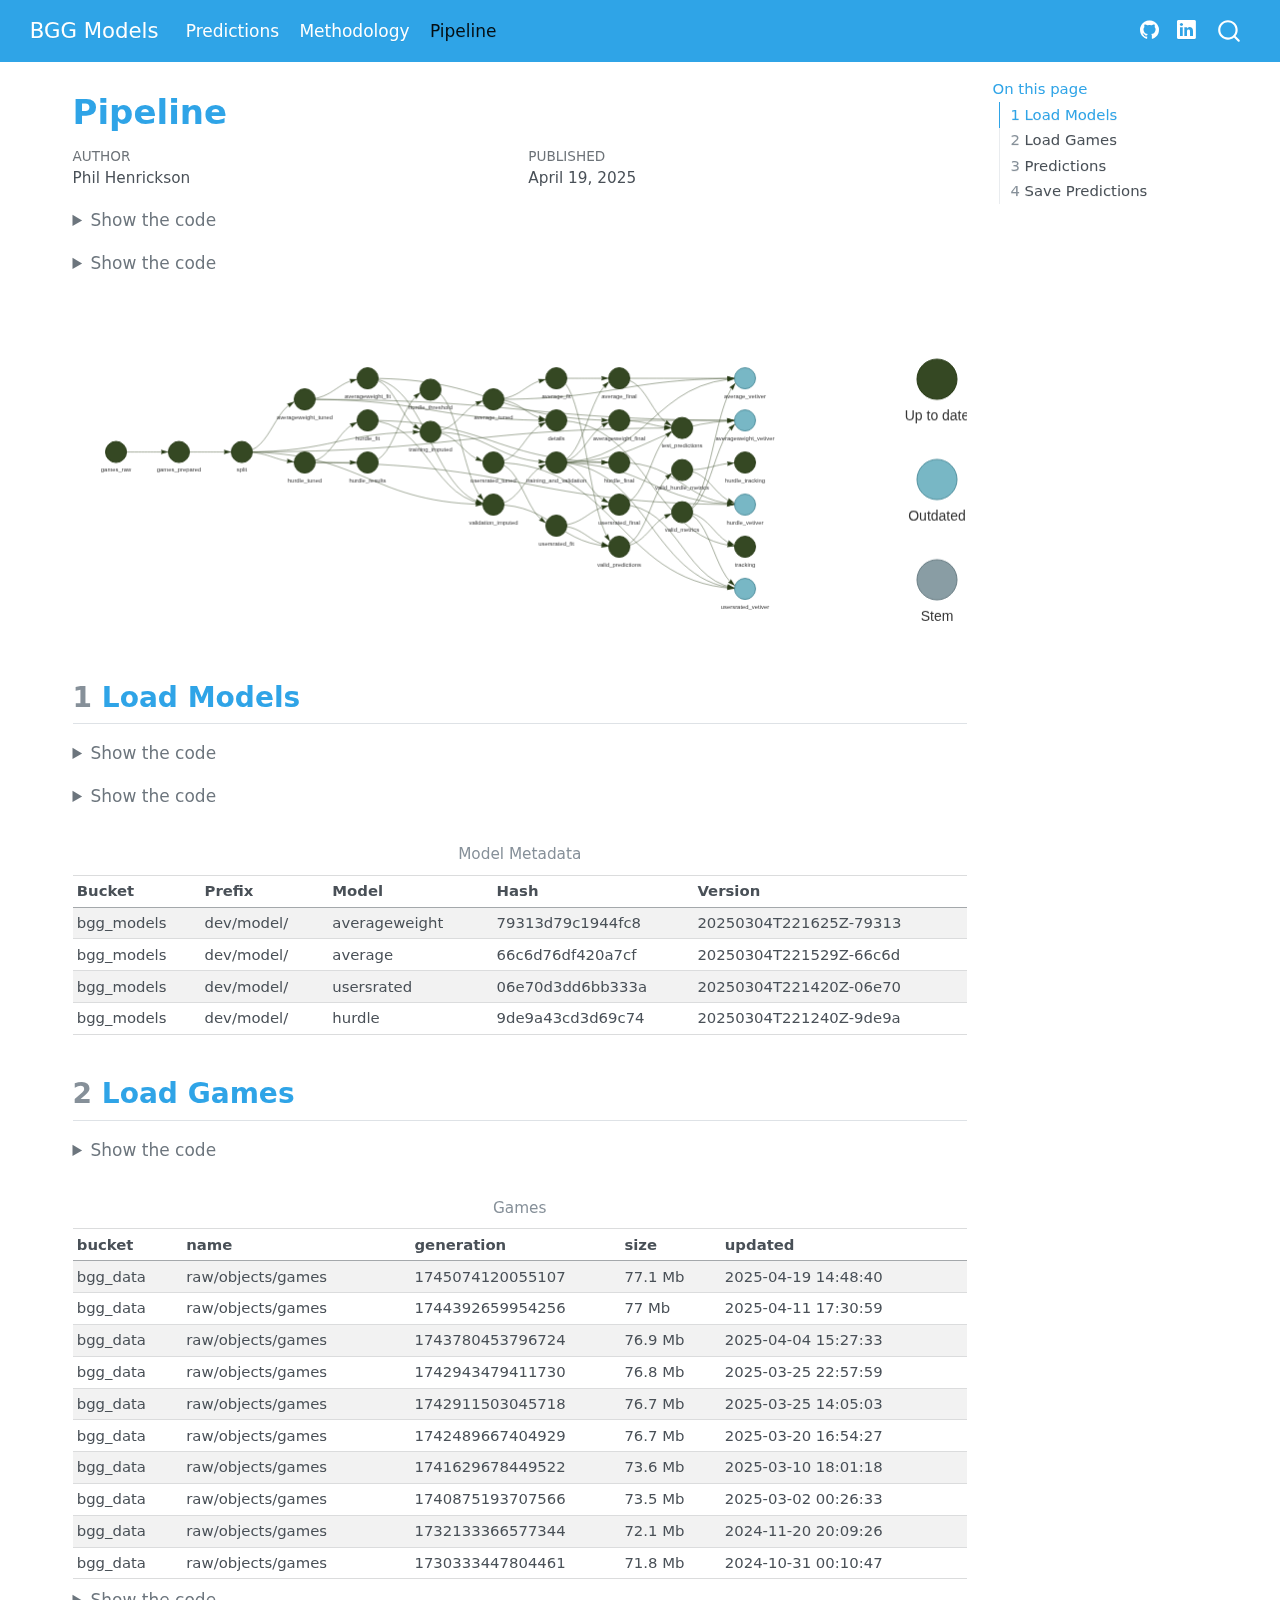
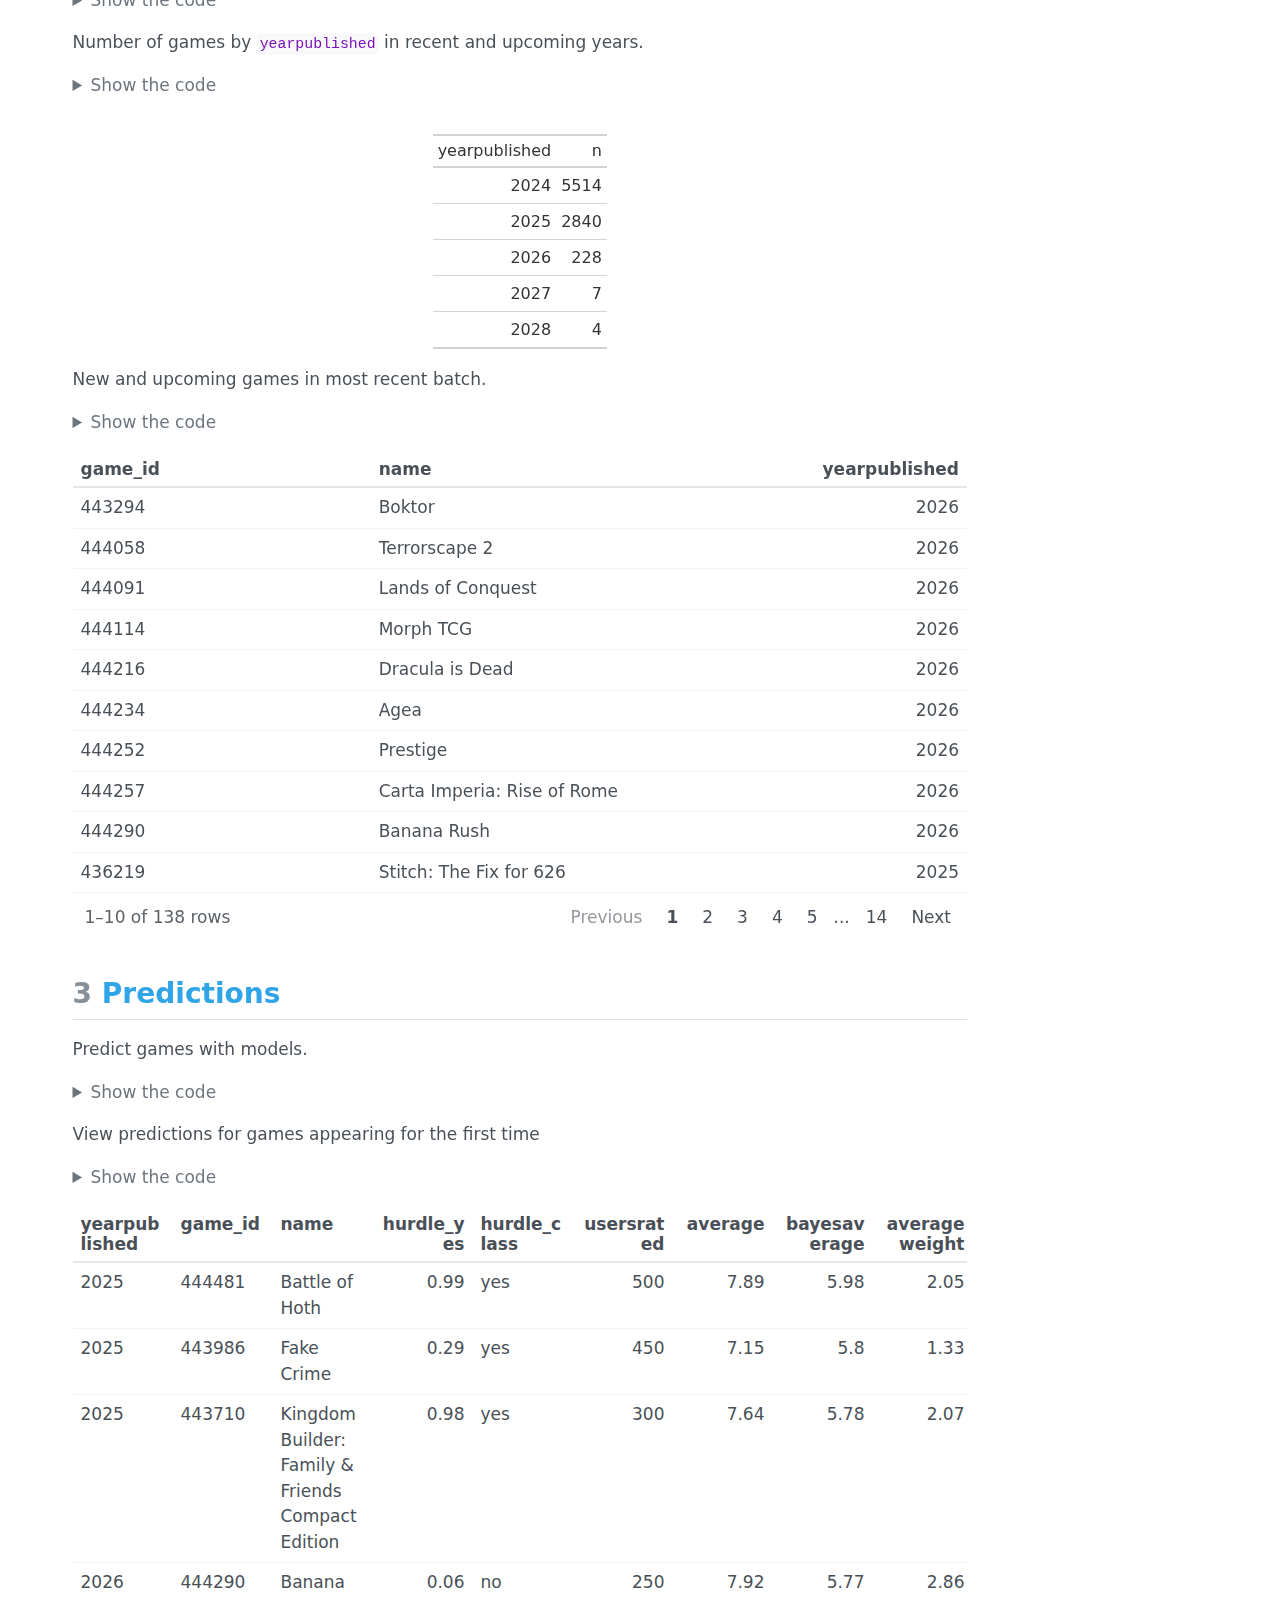
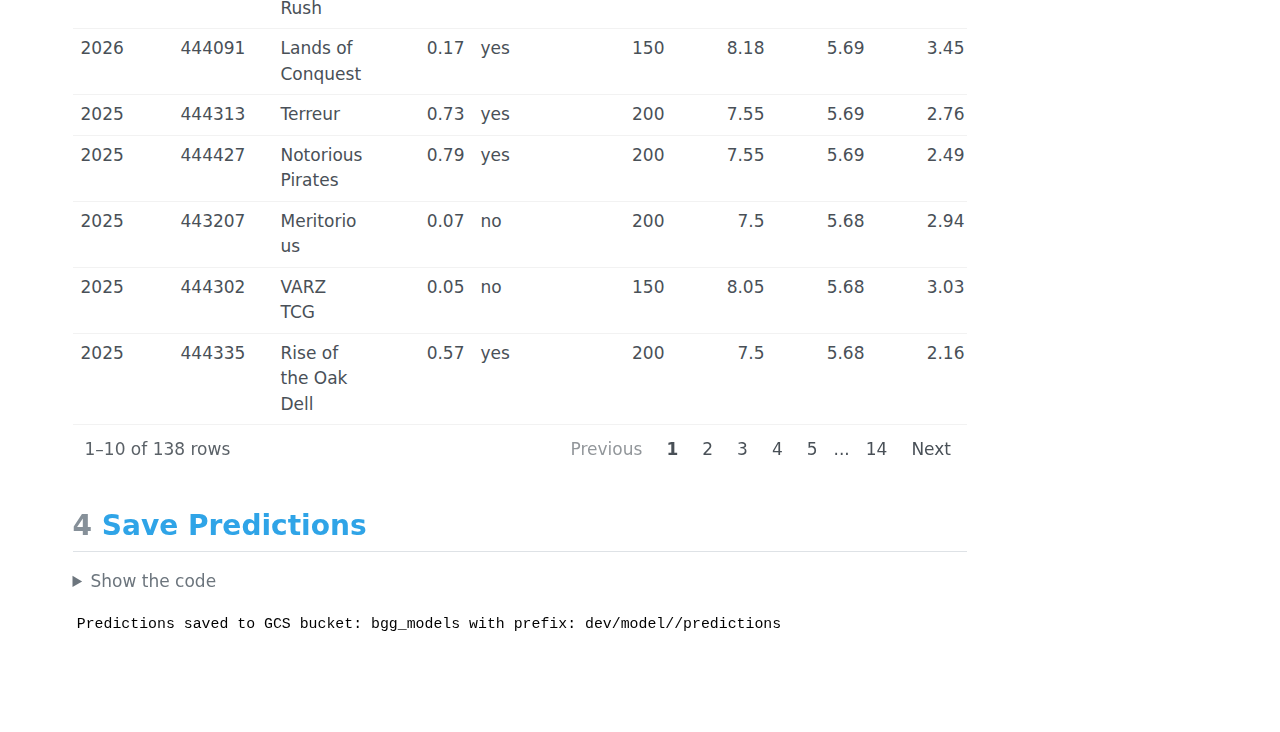
<file: predictions.html>
<!DOCTYPE html>
<html xmlns="http://www.w3.org/1999/xhtml" lang="en" xml:lang="en"><head>

<meta charset="utf-8">
<meta name="generator" content="quarto-1.6.43">

<meta name="viewport" content="width=device-width, initial-scale=1.0, user-scalable=yes">

<meta name="author" content="Phil Henrickson">
<meta name="dcterms.date" content="2025-04-19">

<title>Pipeline – BGG Models</title>
<style>
code{white-space: pre-wrap;}
span.smallcaps{font-variant: small-caps;}
div.columns{display: flex; gap: min(4vw, 1.5em);}
div.column{flex: auto; overflow-x: auto;}
div.hanging-indent{margin-left: 1.5em; text-indent: -1.5em;}
ul.task-list{list-style: none;}
ul.task-list li input[type="checkbox"] {
  width: 0.8em;
  margin: 0 0.8em 0.2em -1em; /* quarto-specific, see https://github.com/quarto-dev/quarto-cli/issues/4556 */ 
  vertical-align: middle;
}
/* CSS for syntax highlighting */
pre > code.sourceCode { white-space: pre; position: relative; }
pre > code.sourceCode > span { line-height: 1.25; }
pre > code.sourceCode > span:empty { height: 1.2em; }
.sourceCode { overflow: visible; }
code.sourceCode > span { color: inherit; text-decoration: inherit; }
div.sourceCode { margin: 1em 0; }
pre.sourceCode { margin: 0; }
@media screen {
div.sourceCode { overflow: auto; }
}
@media print {
pre > code.sourceCode { white-space: pre-wrap; }
pre > code.sourceCode > span { display: inline-block; text-indent: -5em; padding-left: 5em; }
}
pre.numberSource code
  { counter-reset: source-line 0; }
pre.numberSource code > span
  { position: relative; left: -4em; counter-increment: source-line; }
pre.numberSource code > span > a:first-child::before
  { content: counter(source-line);
    position: relative; left: -1em; text-align: right; vertical-align: baseline;
    border: none; display: inline-block;
    -webkit-touch-callout: none; -webkit-user-select: none;
    -khtml-user-select: none; -moz-user-select: none;
    -ms-user-select: none; user-select: none;
    padding: 0 4px; width: 4em;
  }
pre.numberSource { margin-left: 3em;  padding-left: 4px; }
div.sourceCode
  {   }
@media screen {
pre > code.sourceCode > span > a:first-child::before { text-decoration: underline; }
}
</style>


<script src="site_libs/quarto-nav/quarto-nav.js"></script>
<script src="site_libs/quarto-nav/headroom.min.js"></script>
<script src="site_libs/clipboard/clipboard.min.js"></script>
<script src="site_libs/quarto-search/autocomplete.umd.js"></script>
<script src="site_libs/quarto-search/fuse.min.js"></script>
<script src="site_libs/quarto-search/quarto-search.js"></script>
<meta name="quarto:offset" content="./">
<script src="site_libs/quarto-html/quarto.js"></script>
<script src="site_libs/quarto-html/popper.min.js"></script>
<script src="site_libs/quarto-html/tippy.umd.min.js"></script>
<script src="site_libs/quarto-html/anchor.min.js"></script>
<link href="site_libs/quarto-html/tippy.css" rel="stylesheet">
<link href="site_libs/quarto-html/quarto-syntax-highlighting-d4d76bf8491c20bad77d141916dc28e1.css" rel="stylesheet" id="quarto-text-highlighting-styles">
<script src="site_libs/bootstrap/bootstrap.min.js"></script>
<link href="site_libs/bootstrap/bootstrap-icons.css" rel="stylesheet">
<link href="site_libs/bootstrap/bootstrap-27280757a5cc536e93d9bf7b62fec226.min.css" rel="stylesheet" append-hash="true" id="quarto-bootstrap" data-mode="light">
<script id="quarto-search-options" type="application/json">{
  "location": "navbar",
  "copy-button": false,
  "collapse-after": 3,
  "panel-placement": "end",
  "type": "overlay",
  "limit": 50,
  "keyboard-shortcut": [
    "f",
    "/",
    "s"
  ],
  "show-item-context": false,
  "language": {
    "search-no-results-text": "No results",
    "search-matching-documents-text": "matching documents",
    "search-copy-link-title": "Copy link to search",
    "search-hide-matches-text": "Hide additional matches",
    "search-more-match-text": "more match in this document",
    "search-more-matches-text": "more matches in this document",
    "search-clear-button-title": "Clear",
    "search-text-placeholder": "",
    "search-detached-cancel-button-title": "Cancel",
    "search-submit-button-title": "Submit",
    "search-label": "Search"
  }
}</script>
<link href="site_libs/htmltools-fill-0.5.8.1/fill.css" rel="stylesheet">
<script src="site_libs/htmlwidgets-1.6.4/htmlwidgets.js"></script>
<link href="site_libs/vis-9.1.0/vis-network.min.css" rel="stylesheet">
<script src="site_libs/vis-9.1.0/vis-network.min.js"></script>
<script src="site_libs/visNetwork-binding-2.1.2/visNetwork.js"></script>
<script src="site_libs/core-js-2.5.3/shim.min.js"></script>
<script src="site_libs/react-18.2.0/react.min.js"></script>
<script src="site_libs/react-18.2.0/react-dom.min.js"></script>
<script src="site_libs/reactwidget-2.0.0/react-tools.js"></script>
<link href="site_libs/reactable-0.4.4/reactable.css" rel="stylesheet">
<script src="site_libs/reactable-binding-0.4.4/reactable.js"></script>
<style>
.panel-tabset > .nav-tabs,
.panel-tabset > .tab-content {border: none;}
</style>


<link rel="stylesheet" href="styles.css">
</head>

<body class="nav-fixed">

<div id="quarto-search-results"></div>
  <header id="quarto-header" class="headroom fixed-top">
    <nav class="navbar navbar-expand-lg " data-bs-theme="dark">
      <div class="navbar-container container-fluid">
      <div class="navbar-brand-container mx-auto">
    <a class="navbar-brand" href="./index.html">
    <span class="navbar-title">BGG Models</span>
    </a>
  </div>
            <div id="quarto-search" class="" title="Search"></div>
          <button class="navbar-toggler" type="button" data-bs-toggle="collapse" data-bs-target="#navbarCollapse" aria-controls="navbarCollapse" role="menu" aria-expanded="false" aria-label="Toggle navigation" onclick="if (window.quartoToggleHeadroom) { window.quartoToggleHeadroom(); }">
  <span class="navbar-toggler-icon"></span>
</button>
          <div class="collapse navbar-collapse" id="navbarCollapse">
            <ul class="navbar-nav navbar-nav-scroll me-auto">
  <li class="nav-item">
    <a class="nav-link" href="./index.html"> 
<span class="menu-text">Predictions</span></a>
  </li>  
  <li class="nav-item">
    <a class="nav-link" href="./methodology.html"> 
<span class="menu-text">Methodology</span></a>
  </li>  
  <li class="nav-item">
    <a class="nav-link active" href="./predictions.html" aria-current="page"> 
<span class="menu-text">Pipeline</span></a>
  </li>  
</ul>
            <ul class="navbar-nav navbar-nav-scroll ms-auto">
  <li class="nav-item compact">
    <a class="nav-link" href="http://github.com/phenrickson/"> <i class="bi bi-github" role="img">
</i> 
<span class="menu-text"></span></a>
  </li>  
  <li class="nav-item compact">
    <a class="nav-link" href="https://www.linkedin.com/in/phenrickson/"> <i class="bi bi-linkedin" role="img">
</i> 
<span class="menu-text"></span></a>
  </li>  
</ul>
          </div> <!-- /navcollapse -->
            <div class="quarto-navbar-tools">
</div>
      </div> <!-- /container-fluid -->
    </nav>
</header>
<!-- content -->
<div id="quarto-content" class="quarto-container page-columns page-rows-contents page-layout-full page-navbar">
<!-- sidebar -->
<!-- margin-sidebar -->
    <div id="quarto-margin-sidebar" class="sidebar margin-sidebar">
        <nav id="TOC" role="doc-toc" class="toc-active">
    <h2 id="toc-title">On this page</h2>
   
  <ul>
  <li><a href="#load-models" id="toc-load-models" class="nav-link active" data-scroll-target="#load-models"><span class="header-section-number">1</span> Load Models</a></li>
  <li><a href="#load-games" id="toc-load-games" class="nav-link" data-scroll-target="#load-games"><span class="header-section-number">2</span> Load Games</a></li>
  <li><a href="#predictions" id="toc-predictions" class="nav-link" data-scroll-target="#predictions"><span class="header-section-number">3</span> Predictions</a></li>
  <li><a href="#save-predictions" id="toc-save-predictions" class="nav-link" data-scroll-target="#save-predictions"><span class="header-section-number">4</span> Save Predictions</a></li>
  </ul>
</nav>
    </div>
<!-- main -->
<main class="content column-page-left" id="quarto-document-content">

<header id="title-block-header" class="quarto-title-block default">
<div class="quarto-title">
<h1 class="title">Pipeline</h1>
</div>



<div class="quarto-title-meta column-page-left">

    <div>
    <div class="quarto-title-meta-heading">Author</div>
    <div class="quarto-title-meta-contents">
             <p>Phil Henrickson </p>
          </div>
  </div>
    
    <div>
    <div class="quarto-title-meta-heading">Published</div>
    <div class="quarto-title-meta-contents">
      <p class="date">April 19, 2025</p>
    </div>
  </div>
  
    
  </div>
  


</header>


<div class="cell">
<details class="code-fold">
<summary>Show the code</summary>
<div class="sourceCode cell-code" id="cb1"><pre class="sourceCode r code-with-copy"><code class="sourceCode r"><span id="cb1-1"><a href="#cb1-1" aria-hidden="true" tabindex="-1"></a><span class="co"># Load required packages</span></span>
<span id="cb1-2"><a href="#cb1-2" aria-hidden="true" tabindex="-1"></a><span class="fu">library</span>(dplyr)</span>
<span id="cb1-3"><a href="#cb1-3" aria-hidden="true" tabindex="-1"></a><span class="fu">library</span>(bggUtils)</span>
<span id="cb1-4"><a href="#cb1-4" aria-hidden="true" tabindex="-1"></a><span class="fu">library</span>(tidymodels)</span>
<span id="cb1-5"><a href="#cb1-5" aria-hidden="true" tabindex="-1"></a><span class="fu">library</span>(vetiver)</span>
<span id="cb1-6"><a href="#cb1-6" aria-hidden="true" tabindex="-1"></a><span class="fu">library</span>(targets)</span>
<span id="cb1-7"><a href="#cb1-7" aria-hidden="true" tabindex="-1"></a><span class="fu">library</span>(qs2)</span>
<span id="cb1-8"><a href="#cb1-8" aria-hidden="true" tabindex="-1"></a><span class="fu">library</span>(reactable)</span>
<span id="cb1-9"><a href="#cb1-9" aria-hidden="true" tabindex="-1"></a><span class="fu">library</span>(fs)</span>
<span id="cb1-10"><a href="#cb1-10" aria-hidden="true" tabindex="-1"></a></span>
<span id="cb1-11"><a href="#cb1-11" aria-hidden="true" tabindex="-1"></a><span class="co"># Load source code</span></span>
<span id="cb1-12"><a href="#cb1-12" aria-hidden="true" tabindex="-1"></a><span class="fu">tar_source</span>(<span class="st">"src"</span>)</span>
<span id="cb1-13"><a href="#cb1-13" aria-hidden="true" tabindex="-1"></a></span>
<span id="cb1-14"><a href="#cb1-14" aria-hidden="true" tabindex="-1"></a><span class="co"># Project settings</span></span>
<span id="cb1-15"><a href="#cb1-15" aria-hidden="true" tabindex="-1"></a>config <span class="ot">&lt;-</span> config<span class="sc">::</span><span class="fu">get</span>()</span>
<span id="cb1-16"><a href="#cb1-16" aria-hidden="true" tabindex="-1"></a></span>
<span id="cb1-17"><a href="#cb1-17" aria-hidden="true" tabindex="-1"></a><span class="co"># Authenticate to GCS</span></span>
<span id="cb1-18"><a href="#cb1-18" aria-hidden="true" tabindex="-1"></a><span class="fu">authenticate_to_gcs</span>()</span></code><button title="Copy to Clipboard" class="code-copy-button"><i class="bi"></i></button></pre></div>
</details>
</div>
<div class="cell" data-layout-align="center">
<details class="code-fold">
<summary>Show the code</summary>
<div class="sourceCode cell-code" id="cb2"><pre class="sourceCode r code-with-copy"><code class="sourceCode r"><span id="cb2-1"><a href="#cb2-1" aria-hidden="true" tabindex="-1"></a>targets<span class="sc">::</span><span class="fu">tar_visnetwork</span>(<span class="at">targets_only =</span> T)</span></code><button title="Copy to Clipboard" class="code-copy-button"><i class="bi"></i></button></pre></div>
</details>
<div class="cell-output-display">
<div class="visNetwork html-widget html-fill-item" id="htmlwidget-9f1f0805d0eb6e95713f" style="width:100%;height:371px;"></div>
<script type="application/json" data-for="htmlwidget-9f1f0805d0eb6e95713f">{"x":{"nodes":{"name":["average_final","average_fit","average_tuned","average_vetiver","averageweight_final","averageweight_fit","averageweight_tuned","averageweight_vetiver","details","games_prepared","games_raw","hurdle_final","hurdle_fit","hurdle_results","hurdle_threshold","hurdle_tracking","hurdle_tuned","hurdle_vetiver","split","test_predictions","tracking","training_and_validation","training_imputed","usersrated_final","usersrated_fit","usersrated_tuned","usersrated_vetiver","valid_hurdle_metrics","valid_metrics","valid_predictions","validation_imputed"],"type":["stem","stem","stem","stem","stem","stem","stem","stem","stem","stem","stem","stem","stem","stem","stem","stem","stem","stem","stem","stem","stem","stem","stem","stem","stem","stem","stem","stem","stem","stem","stem"],"description":[null,null,null,null,null,null,null,null,null,null,null,null,null,null,null,null,null,null,null,null,null,null,null,null,null,null,null,null,null,null,null],"status":["uptodate","uptodate","uptodate","outdated","uptodate","uptodate","uptodate","outdated","uptodate","uptodate","uptodate","uptodate","uptodate","uptodate","uptodate","uptodate","uptodate","outdated","uptodate","uptodate","uptodate","uptodate","uptodate","uptodate","uptodate","uptodate","outdated","uptodate","uptodate","uptodate","uptodate"],"seconds":[70.08799999999999,62.539,79.569,20.546,23.844,21.816,35.107,12.037,0.07099999999999999,12.392,6.424,32.162,29.06,2.258,0.003,0.003,87.82299999999999,57.911,0.032,2.12,0.035,0.033,8.999000000000001,70.669,61.637,83.298,19.683,0.028,0.093,2.053,2.357],"bytes":[0,0,0,0,0,0,0,0,0,0,0,0,0,0,0,0,0,0,0,0,0,0,0,0,0,0,0,0,0,0,0],"branches":[null,null,null,null,null,null,null,null,null,null,null,null,null,null,null,null,null,null,null,null,null,null,null,null,null,null,null,null,null,null,null],"label":["average_final","average_fit","average_tuned","average_vetiver","averageweight_final","averageweight_fit","averageweight_tuned","averageweight_vetiver","details","games_prepared","games_raw","hurdle_final","hurdle_fit","hurdle_results","hurdle_threshold","hurdle_tracking","hurdle_tuned","hurdle_vetiver","split","test_predictions","tracking","training_and_validation","training_imputed","usersrated_final","usersrated_fit","usersrated_tuned","usersrated_vetiver","valid_hurdle_metrics","valid_metrics","valid_predictions","validation_imputed"],"color":["#354823","#354823","#354823","#78B7C5","#354823","#354823","#354823","#78B7C5","#354823","#354823","#354823","#354823","#354823","#354823","#354823","#354823","#354823","#78B7C5","#354823","#354823","#354823","#354823","#354823","#354823","#354823","#354823","#78B7C5","#354823","#354823","#354823","#354823"],"id":["average_final","average_fit","average_tuned","average_vetiver","averageweight_final","averageweight_fit","averageweight_tuned","averageweight_vetiver","details","games_prepared","games_raw","hurdle_final","hurdle_fit","hurdle_results","hurdle_threshold","hurdle_tracking","hurdle_tuned","hurdle_vetiver","split","test_predictions","tracking","training_and_validation","training_imputed","usersrated_final","usersrated_fit","usersrated_tuned","usersrated_vetiver","valid_hurdle_metrics","valid_metrics","valid_predictions","validation_imputed"],"level":[9,8,7,11,9,5,4,11,8,2,1,9,5,5,6,11,4,11,3,10,11,8,6,9,8,7,11,10,10,9,7],"shape":["dot","dot","dot","dot","dot","dot","dot","dot","dot","dot","dot","dot","dot","dot","dot","dot","dot","dot","dot","dot","dot","dot","dot","dot","dot","dot","dot","dot","dot","dot","dot"]},"edges":{"from":["training_imputed","usersrated_tuned","hurdle_tuned","games_raw","training_and_validation","usersrated_fit","hurdle_final","hurdle_tuned","training_and_validation","valid_hurdle_metrics","average_tuned","averageweight_tuned","training_and_validation","usersrated_final","usersrated_tuned","valid_metrics","split","training_imputed","average_final","averageweight_final","split","usersrated_final","details","valid_metrics","valid_predictions","averageweight_fit","split","averageweight_fit","hurdle_fit","hurdle_threshold","split","average_fit","usersrated_fit","validation_imputed","hurdle_results","average_final","average_tuned","training_and_validation","valid_metrics","valid_predictions","averageweight_final","averageweight_tuned","training_and_validation","valid_metrics","hurdle_fit","training_and_validation","training_imputed","validation_imputed","games_prepared","split","average_fit","training_and_validation","average_tuned","averageweight_tuned","usersrated_tuned","hurdle_tuned","valid_hurdle_metrics","averageweight_fit","training_and_validation"],"to":["average_tuned","usersrated_fit","hurdle_fit","games_prepared","usersrated_final","usersrated_final","hurdle_vetiver","hurdle_vetiver","hurdle_vetiver","hurdle_vetiver","average_fit","averageweight_fit","usersrated_vetiver","usersrated_vetiver","usersrated_vetiver","usersrated_vetiver","hurdle_tuned","usersrated_tuned","test_predictions","test_predictions","test_predictions","test_predictions","tracking","tracking","valid_metrics","training_imputed","training_imputed","validation_imputed","validation_imputed","validation_imputed","validation_imputed","valid_predictions","valid_predictions","valid_predictions","hurdle_threshold","average_vetiver","average_vetiver","average_vetiver","average_vetiver","valid_hurdle_metrics","averageweight_vetiver","averageweight_vetiver","averageweight_vetiver","averageweight_vetiver","hurdle_final","hurdle_final","training_and_validation","training_and_validation","split","averageweight_tuned","average_final","average_final","details","details","details","hurdle_results","hurdle_tracking","averageweight_final","averageweight_final"],"arrows":["to","to","to","to","to","to","to","to","to","to","to","to","to","to","to","to","to","to","to","to","to","to","to","to","to","to","to","to","to","to","to","to","to","to","to","to","to","to","to","to","to","to","to","to","to","to","to","to","to","to","to","to","to","to","to","to","to","to","to"]},"nodesToDataframe":true,"edgesToDataframe":true,"options":{"width":"100%","height":"100%","nodes":{"shape":"dot","physics":false},"manipulation":{"enabled":false},"edges":{"smooth":{"type":"cubicBezier","forceDirection":"horizontal"}},"physics":{"stabilization":false},"interaction":{"zoomSpeed":1},"layout":{"hierarchical":{"enabled":true,"direction":"LR"}}},"groups":null,"width":null,"height":null,"idselection":{"enabled":false,"style":"width: 150px; height: 26px","useLabels":true,"main":"Select by id"},"byselection":{"enabled":false,"style":"width: 150px; height: 26px","multiple":false,"hideColor":"rgba(200,200,200,0.5)","highlight":false},"main":{"text":"","style":"font-family:Georgia, Times New Roman, Times, serif;font-weight:bold;font-size:20px;text-align:center;"},"submain":null,"footer":null,"background":"rgba(0, 0, 0, 0)","highlight":{"enabled":true,"hoverNearest":false,"degree":{"from":1,"to":1},"algorithm":"hierarchical","hideColor":"rgba(200,200,200,0.5)","labelOnly":true},"collapse":{"enabled":true,"fit":false,"resetHighlight":true,"clusterOptions":null,"keepCoord":true,"labelSuffix":"(cluster)"},"legend":{"width":0.2,"useGroups":false,"position":"right","ncol":1,"stepX":100,"stepY":100,"zoom":true,"nodes":{"label":["Up to date","Outdated","Stem"],"color":["#354823","#78B7C5","#899DA4"],"shape":["dot","dot","dot"]},"nodesToDataframe":true},"tooltipStay":300,"tooltipStyle":"position: fixed;visibility:hidden;padding: 5px;white-space: nowrap;font-family: verdana;font-size:14px;font-color:#000000;background-color: #f5f4ed;-moz-border-radius: 3px;-webkit-border-radius: 3px;border-radius: 3px;border: 1px solid #808074;box-shadow: 3px 3px 10px rgba(0, 0, 0, 0.2);"},"evals":[],"jsHooks":[]}</script>
</div>
</div>
<section id="load-models" class="level2" data-number="1">
<h2 data-number="1" class="anchored" data-anchor-id="load-models"><span class="header-section-number">1</span> Load Models</h2>
<div class="cell">
<details class="code-fold">
<summary>Show the code</summary>
<div class="sourceCode cell-code" id="cb3"><pre class="sourceCode r code-with-copy"><code class="sourceCode r"><span id="cb3-1"><a href="#cb3-1" aria-hidden="true" tabindex="-1"></a><span class="co">#|</span></span>
<span id="cb3-2"><a href="#cb3-2" aria-hidden="true" tabindex="-1"></a><span class="co"># Load objects from pipeline</span></span>
<span id="cb3-3"><a href="#cb3-3" aria-hidden="true" tabindex="-1"></a><span class="fu">tar_load</span>(hurdle_threshold)</span>
<span id="cb3-4"><a href="#cb3-4" aria-hidden="true" tabindex="-1"></a></span>
<span id="cb3-5"><a href="#cb3-5" aria-hidden="true" tabindex="-1"></a><span class="co"># Create model board connection</span></span>
<span id="cb3-6"><a href="#cb3-6" aria-hidden="true" tabindex="-1"></a>model_board <span class="ot">&lt;-</span> <span class="fu">gcs_model_board</span>(<span class="at">bucket =</span> config<span class="sc">$</span>bucket, <span class="at">prefix =</span> config<span class="sc">$</span>board)</span>
<span id="cb3-7"><a href="#cb3-7" aria-hidden="true" tabindex="-1"></a></span>
<span id="cb3-8"><a href="#cb3-8" aria-hidden="true" tabindex="-1"></a><span class="co"># Load model metadata</span></span>
<span id="cb3-9"><a href="#cb3-9" aria-hidden="true" tabindex="-1"></a><span class="fu">tar_load</span>(averageweight_vetiver)</span>
<span id="cb3-10"><a href="#cb3-10" aria-hidden="true" tabindex="-1"></a><span class="fu">tar_load</span>(average_vetiver)</span>
<span id="cb3-11"><a href="#cb3-11" aria-hidden="true" tabindex="-1"></a><span class="fu">tar_load</span>(usersrated_vetiver)</span>
<span id="cb3-12"><a href="#cb3-12" aria-hidden="true" tabindex="-1"></a><span class="fu">tar_load</span>(hurdle_vetiver)</span>
<span id="cb3-13"><a href="#cb3-13" aria-hidden="true" tabindex="-1"></a></span>
<span id="cb3-14"><a href="#cb3-14" aria-hidden="true" tabindex="-1"></a><span class="co"># load models</span></span>
<span id="cb3-15"><a href="#cb3-15" aria-hidden="true" tabindex="-1"></a>averageweight_fit <span class="ot">&lt;-</span> <span class="fu">pin_read_model</span>(model_board, averageweight_vetiver)</span>
<span id="cb3-16"><a href="#cb3-16" aria-hidden="true" tabindex="-1"></a>average_fit <span class="ot">&lt;-</span> <span class="fu">pin_read_model</span>(model_board, average_vetiver)</span>
<span id="cb3-17"><a href="#cb3-17" aria-hidden="true" tabindex="-1"></a>usersrated_fit <span class="ot">&lt;-</span> <span class="fu">pin_read_model</span>(model_board, usersrated_vetiver)</span>
<span id="cb3-18"><a href="#cb3-18" aria-hidden="true" tabindex="-1"></a>hurdle_fit <span class="ot">&lt;-</span> <span class="fu">pin_read_model</span>(model_board, hurdle_vetiver)</span></code><button title="Copy to Clipboard" class="code-copy-button"><i class="bi"></i></button></pre></div>
</details>
</div>
<div class="cell">
<details class="code-fold">
<summary>Show the code</summary>
<div class="sourceCode cell-code" id="cb4"><pre class="sourceCode r code-with-copy"><code class="sourceCode r"><span id="cb4-1"><a href="#cb4-1" aria-hidden="true" tabindex="-1"></a><span class="co"># Function to extract model metadata</span></span>
<span id="cb4-2"><a href="#cb4-2" aria-hidden="true" tabindex="-1"></a>extract_model_metadata <span class="ot">&lt;-</span> <span class="cf">function</span>(model_name, vetiver_obj, board) {</span>
<span id="cb4-3"><a href="#cb4-3" aria-hidden="true" tabindex="-1"></a>    <span class="fu">tibble</span>(</span>
<span id="cb4-4"><a href="#cb4-4" aria-hidden="true" tabindex="-1"></a>        <span class="at">bucket =</span> board<span class="sc">$</span>bucket,</span>
<span id="cb4-5"><a href="#cb4-5" aria-hidden="true" tabindex="-1"></a>        <span class="at">path =</span> board<span class="sc">$</span>prefix,</span>
<span id="cb4-6"><a href="#cb4-6" aria-hidden="true" tabindex="-1"></a>        <span class="at">model_name =</span> model_name,</span>
<span id="cb4-7"><a href="#cb4-7" aria-hidden="true" tabindex="-1"></a>        <span class="at">hash =</span> vetiver_obj<span class="sc">$</span>hash,</span>
<span id="cb4-8"><a href="#cb4-8" aria-hidden="true" tabindex="-1"></a>        <span class="at">version =</span> vetiver_obj<span class="sc">$</span>version</span>
<span id="cb4-9"><a href="#cb4-9" aria-hidden="true" tabindex="-1"></a>    )</span>
<span id="cb4-10"><a href="#cb4-10" aria-hidden="true" tabindex="-1"></a>}</span>
<span id="cb4-11"><a href="#cb4-11" aria-hidden="true" tabindex="-1"></a></span>
<span id="cb4-12"><a href="#cb4-12" aria-hidden="true" tabindex="-1"></a><span class="co"># Create a table with model metadata</span></span>
<span id="cb4-13"><a href="#cb4-13" aria-hidden="true" tabindex="-1"></a>model_metadata <span class="ot">&lt;-</span> <span class="fu">bind_rows</span>(</span>
<span id="cb4-14"><a href="#cb4-14" aria-hidden="true" tabindex="-1"></a>    <span class="fu">extract_model_metadata</span>(<span class="st">"averageweight"</span>, averageweight_vetiver, model_board),</span>
<span id="cb4-15"><a href="#cb4-15" aria-hidden="true" tabindex="-1"></a>    <span class="fu">extract_model_metadata</span>(<span class="st">"average"</span>, average_vetiver, model_board),</span>
<span id="cb4-16"><a href="#cb4-16" aria-hidden="true" tabindex="-1"></a>    <span class="fu">extract_model_metadata</span>(<span class="st">"usersrated"</span>, usersrated_vetiver, model_board),</span>
<span id="cb4-17"><a href="#cb4-17" aria-hidden="true" tabindex="-1"></a>    <span class="fu">extract_model_metadata</span>(<span class="st">"hurdle"</span>, hurdle_vetiver, model_board)</span>
<span id="cb4-18"><a href="#cb4-18" aria-hidden="true" tabindex="-1"></a>)</span>
<span id="cb4-19"><a href="#cb4-19" aria-hidden="true" tabindex="-1"></a></span>
<span id="cb4-20"><a href="#cb4-20" aria-hidden="true" tabindex="-1"></a><span class="co"># Display the model metadata table</span></span>
<span id="cb4-21"><a href="#cb4-21" aria-hidden="true" tabindex="-1"></a>model_metadata <span class="sc">|&gt;</span></span>
<span id="cb4-22"><a href="#cb4-22" aria-hidden="true" tabindex="-1"></a>    knitr<span class="sc">::</span><span class="fu">kable</span>(</span>
<span id="cb4-23"><a href="#cb4-23" aria-hidden="true" tabindex="-1"></a>        <span class="at">caption =</span> <span class="st">"Model Metadata"</span>,</span>
<span id="cb4-24"><a href="#cb4-24" aria-hidden="true" tabindex="-1"></a>        <span class="at">col.names =</span> <span class="fu">c</span>(<span class="st">"Bucket"</span>, <span class="st">"Prefix"</span>, <span class="st">"Model"</span>, <span class="st">"Hash"</span>, <span class="st">"Version"</span>),</span>
<span id="cb4-25"><a href="#cb4-25" aria-hidden="true" tabindex="-1"></a>        <span class="at">format =</span> <span class="st">"markdown"</span></span>
<span id="cb4-26"><a href="#cb4-26" aria-hidden="true" tabindex="-1"></a>    )</span></code><button title="Copy to Clipboard" class="code-copy-button"><i class="bi"></i></button></pre></div>
</details>
<div class="cell-output-display">
<table class="caption-top table table-sm table-striped small">
<caption>Model Metadata</caption>
<colgroup>
<col style="width: 14%">
<col style="width: 14%">
<col style="width: 18%">
<col style="width: 22%">
<col style="width: 30%">
</colgroup>
<thead>
<tr class="header">
<th style="text-align: left;">Bucket</th>
<th style="text-align: left;">Prefix</th>
<th style="text-align: left;">Model</th>
<th style="text-align: left;">Hash</th>
<th style="text-align: left;">Version</th>
</tr>
</thead>
<tbody>
<tr class="odd">
<td style="text-align: left;">bgg_models</td>
<td style="text-align: left;">dev/model/</td>
<td style="text-align: left;">averageweight</td>
<td style="text-align: left;">79313d79c1944fc8</td>
<td style="text-align: left;">20250304T221625Z-79313</td>
</tr>
<tr class="even">
<td style="text-align: left;">bgg_models</td>
<td style="text-align: left;">dev/model/</td>
<td style="text-align: left;">average</td>
<td style="text-align: left;">66c6d76df420a7cf</td>
<td style="text-align: left;">20250304T221529Z-66c6d</td>
</tr>
<tr class="odd">
<td style="text-align: left;">bgg_models</td>
<td style="text-align: left;">dev/model/</td>
<td style="text-align: left;">usersrated</td>
<td style="text-align: left;">06e70d3dd6bb333a</td>
<td style="text-align: left;">20250304T221420Z-06e70</td>
</tr>
<tr class="even">
<td style="text-align: left;">bgg_models</td>
<td style="text-align: left;">dev/model/</td>
<td style="text-align: left;">hurdle</td>
<td style="text-align: left;">9de9a43cd3d69c74</td>
<td style="text-align: left;">20250304T221240Z-9de9a</td>
</tr>
</tbody>
</table>
</div>
</div>
</section>
<section id="load-games" class="level2" data-number="2">
<h2 data-number="2" class="anchored" data-anchor-id="load-games"><span class="header-section-number">2</span> Load Games</h2>
<div class="cell">
<details class="code-fold">
<summary>Show the code</summary>
<div class="sourceCode cell-code" id="cb5"><pre class="sourceCode r code-with-copy"><code class="sourceCode r"><span id="cb5-1"><a href="#cb5-1" aria-hidden="true" tabindex="-1"></a>list_gcs_objs <span class="ot">=</span> <span class="cf">function</span>(</span>
<span id="cb5-2"><a href="#cb5-2" aria-hidden="true" tabindex="-1"></a>    <span class="at">obj =</span> <span class="st">"raw/objects/games"</span>,</span>
<span id="cb5-3"><a href="#cb5-3" aria-hidden="true" tabindex="-1"></a>    <span class="at">bucket =</span> <span class="st">"bgg_data"</span>,</span>
<span id="cb5-4"><a href="#cb5-4" aria-hidden="true" tabindex="-1"></a>    <span class="at">prefix =</span> <span class="st">"raw/objects/games"</span>,</span>
<span id="cb5-5"><a href="#cb5-5" aria-hidden="true" tabindex="-1"></a>    <span class="at">versions =</span> T,</span>
<span id="cb5-6"><a href="#cb5-6" aria-hidden="true" tabindex="-1"></a>    <span class="at">detail =</span> <span class="st">"full"</span></span>
<span id="cb5-7"><a href="#cb5-7" aria-hidden="true" tabindex="-1"></a>) {</span>
<span id="cb5-8"><a href="#cb5-8" aria-hidden="true" tabindex="-1"></a>    googleCloudStorageR<span class="sc">::</span><span class="fu">gcs_list_objects</span>(</span>
<span id="cb5-9"><a href="#cb5-9" aria-hidden="true" tabindex="-1"></a>        <span class="at">bucket =</span> bucket,</span>
<span id="cb5-10"><a href="#cb5-10" aria-hidden="true" tabindex="-1"></a>        <span class="at">prefix =</span> prefix,</span>
<span id="cb5-11"><a href="#cb5-11" aria-hidden="true" tabindex="-1"></a>        <span class="at">versions =</span> T,</span>
<span id="cb5-12"><a href="#cb5-12" aria-hidden="true" tabindex="-1"></a>        <span class="at">detail =</span> detail</span>
<span id="cb5-13"><a href="#cb5-13" aria-hidden="true" tabindex="-1"></a>    ) <span class="sc">|&gt;</span></span>
<span id="cb5-14"><a href="#cb5-14" aria-hidden="true" tabindex="-1"></a>        <span class="fu">filter</span>(name <span class="sc">==</span> obj)</span>
<span id="cb5-15"><a href="#cb5-15" aria-hidden="true" tabindex="-1"></a>}</span>
<span id="cb5-16"><a href="#cb5-16" aria-hidden="true" tabindex="-1"></a></span>
<span id="cb5-17"><a href="#cb5-17" aria-hidden="true" tabindex="-1"></a><span class="co"># get details of games objects from gcp</span></span>
<span id="cb5-18"><a href="#cb5-18" aria-hidden="true" tabindex="-1"></a>games_objs <span class="ot">=</span> <span class="fu">list_gcs_objs</span>() <span class="sc">|&gt;</span></span>
<span id="cb5-19"><a href="#cb5-19" aria-hidden="true" tabindex="-1"></a>    <span class="fu">select</span>(bucket, name, generation, size, updated) <span class="sc">|&gt;</span></span>
<span id="cb5-20"><a href="#cb5-20" aria-hidden="true" tabindex="-1"></a>    <span class="fu">arrange</span>(<span class="fu">desc</span>(updated))</span>
<span id="cb5-21"><a href="#cb5-21" aria-hidden="true" tabindex="-1"></a></span>
<span id="cb5-22"><a href="#cb5-22" aria-hidden="true" tabindex="-1"></a><span class="co"># ids for each game</span></span>
<span id="cb5-23"><a href="#cb5-23" aria-hidden="true" tabindex="-1"></a>games_generations <span class="ot">=</span> <span class="fu">unique</span>(games_objs<span class="sc">$</span>generation)</span>
<span id="cb5-24"><a href="#cb5-24" aria-hidden="true" tabindex="-1"></a></span>
<span id="cb5-25"><a href="#cb5-25" aria-hidden="true" tabindex="-1"></a><span class="co"># show most recent games objects</span></span>
<span id="cb5-26"><a href="#cb5-26" aria-hidden="true" tabindex="-1"></a>games_objs <span class="sc">|&gt;</span></span>
<span id="cb5-27"><a href="#cb5-27" aria-hidden="true" tabindex="-1"></a>    <span class="fu">head</span>(<span class="dv">10</span>) <span class="sc">|&gt;</span></span>
<span id="cb5-28"><a href="#cb5-28" aria-hidden="true" tabindex="-1"></a>    knitr<span class="sc">::</span><span class="fu">kable</span>(</span>
<span id="cb5-29"><a href="#cb5-29" aria-hidden="true" tabindex="-1"></a>        <span class="at">caption =</span> <span class="st">"Games"</span>,</span>
<span id="cb5-30"><a href="#cb5-30" aria-hidden="true" tabindex="-1"></a>        <span class="at">format =</span> <span class="st">"markdown"</span></span>
<span id="cb5-31"><a href="#cb5-31" aria-hidden="true" tabindex="-1"></a>    )</span></code><button title="Copy to Clipboard" class="code-copy-button"><i class="bi"></i></button></pre></div>
</details>
<div class="cell-output-display">
<table class="caption-top table table-sm table-striped small">
<caption>Games</caption>
<colgroup>
<col style="width: 12%">
<col style="width: 25%">
<col style="width: 23%">
<col style="width: 11%">
<col style="width: 27%">
</colgroup>
<thead>
<tr class="header">
<th style="text-align: left;">bucket</th>
<th style="text-align: left;">name</th>
<th style="text-align: left;">generation</th>
<th style="text-align: left;">size</th>
<th style="text-align: left;">updated</th>
</tr>
</thead>
<tbody>
<tr class="odd">
<td style="text-align: left;">bgg_data</td>
<td style="text-align: left;">raw/objects/games</td>
<td style="text-align: left;">1745074120055107</td>
<td style="text-align: left;">77.1 Mb</td>
<td style="text-align: left;">2025-04-19 14:48:40</td>
</tr>
<tr class="even">
<td style="text-align: left;">bgg_data</td>
<td style="text-align: left;">raw/objects/games</td>
<td style="text-align: left;">1744392659954256</td>
<td style="text-align: left;">77 Mb</td>
<td style="text-align: left;">2025-04-11 17:30:59</td>
</tr>
<tr class="odd">
<td style="text-align: left;">bgg_data</td>
<td style="text-align: left;">raw/objects/games</td>
<td style="text-align: left;">1743780453796724</td>
<td style="text-align: left;">76.9 Mb</td>
<td style="text-align: left;">2025-04-04 15:27:33</td>
</tr>
<tr class="even">
<td style="text-align: left;">bgg_data</td>
<td style="text-align: left;">raw/objects/games</td>
<td style="text-align: left;">1742943479411730</td>
<td style="text-align: left;">76.8 Mb</td>
<td style="text-align: left;">2025-03-25 22:57:59</td>
</tr>
<tr class="odd">
<td style="text-align: left;">bgg_data</td>
<td style="text-align: left;">raw/objects/games</td>
<td style="text-align: left;">1742911503045718</td>
<td style="text-align: left;">76.7 Mb</td>
<td style="text-align: left;">2025-03-25 14:05:03</td>
</tr>
<tr class="even">
<td style="text-align: left;">bgg_data</td>
<td style="text-align: left;">raw/objects/games</td>
<td style="text-align: left;">1742489667404929</td>
<td style="text-align: left;">76.7 Mb</td>
<td style="text-align: left;">2025-03-20 16:54:27</td>
</tr>
<tr class="odd">
<td style="text-align: left;">bgg_data</td>
<td style="text-align: left;">raw/objects/games</td>
<td style="text-align: left;">1741629678449522</td>
<td style="text-align: left;">73.6 Mb</td>
<td style="text-align: left;">2025-03-10 18:01:18</td>
</tr>
<tr class="even">
<td style="text-align: left;">bgg_data</td>
<td style="text-align: left;">raw/objects/games</td>
<td style="text-align: left;">1740875193707566</td>
<td style="text-align: left;">73.5 Mb</td>
<td style="text-align: left;">2025-03-02 00:26:33</td>
</tr>
<tr class="odd">
<td style="text-align: left;">bgg_data</td>
<td style="text-align: left;">raw/objects/games</td>
<td style="text-align: left;">1732133366577344</td>
<td style="text-align: left;">72.1 Mb</td>
<td style="text-align: left;">2024-11-20 20:09:26</td>
</tr>
<tr class="even">
<td style="text-align: left;">bgg_data</td>
<td style="text-align: left;">raw/objects/games</td>
<td style="text-align: left;">1730333447804461</td>
<td style="text-align: left;">71.8 Mb</td>
<td style="text-align: left;">2024-10-31 00:10:47</td>
</tr>
</tbody>
</table>
</div>
</div>
<div class="cell">
<details class="code-fold">
<summary>Show the code</summary>
<div class="sourceCode cell-code" id="cb6"><pre class="sourceCode r code-with-copy"><code class="sourceCode r"><span id="cb6-1"><a href="#cb6-1" aria-hidden="true" tabindex="-1"></a>i <span class="ot">=</span> <span class="dv">1</span></span>
<span id="cb6-2"><a href="#cb6-2" aria-hidden="true" tabindex="-1"></a><span class="co"># most recent batch</span></span>
<span id="cb6-3"><a href="#cb6-3" aria-hidden="true" tabindex="-1"></a>games <span class="ot">=</span> <span class="fu">get_games_from_gcp</span>(</span>
<span id="cb6-4"><a href="#cb6-4" aria-hidden="true" tabindex="-1"></a>    <span class="at">bucket =</span> <span class="st">"bgg_data"</span>,</span>
<span id="cb6-5"><a href="#cb6-5" aria-hidden="true" tabindex="-1"></a>    <span class="at">generation =</span> games_generations[i]</span>
<span id="cb6-6"><a href="#cb6-6" aria-hidden="true" tabindex="-1"></a>)</span>
<span id="cb6-7"><a href="#cb6-7" aria-hidden="true" tabindex="-1"></a></span>
<span id="cb6-8"><a href="#cb6-8" aria-hidden="true" tabindex="-1"></a><span class="co"># previous batch of games</span></span>
<span id="cb6-9"><a href="#cb6-9" aria-hidden="true" tabindex="-1"></a>previous_games <span class="ot">=</span> <span class="fu">get_games_from_gcp</span>(</span>
<span id="cb6-10"><a href="#cb6-10" aria-hidden="true" tabindex="-1"></a>    <span class="at">bucket =</span> <span class="st">"bgg_data"</span>,</span>
<span id="cb6-11"><a href="#cb6-11" aria-hidden="true" tabindex="-1"></a>    <span class="at">generation =</span> games_generations[i <span class="sc">+</span> <span class="dv">1</span>]</span>
<span id="cb6-12"><a href="#cb6-12" aria-hidden="true" tabindex="-1"></a>)</span>
<span id="cb6-13"><a href="#cb6-13" aria-hidden="true" tabindex="-1"></a></span>
<span id="cb6-14"><a href="#cb6-14" aria-hidden="true" tabindex="-1"></a><span class="co"># Prepare games with preprocessor</span></span>
<span id="cb6-15"><a href="#cb6-15" aria-hidden="true" tabindex="-1"></a>prepared_games <span class="ot">&lt;-</span> <span class="fu">prepare_games</span>(games)</span></code><button title="Copy to Clipboard" class="code-copy-button"><i class="bi"></i></button></pre></div>
</details>
</div>
<p>Number of games by <code>yearpublished</code> in recent and upcoming years.</p>
<div class="cell">
<details class="code-fold">
<summary>Show the code</summary>
<div class="sourceCode cell-code" id="cb7"><pre class="sourceCode r code-with-copy"><code class="sourceCode r"><span id="cb7-1"><a href="#cb7-1" aria-hidden="true" tabindex="-1"></a><span class="co"># Get valid years from targets to determine upcoming games</span></span>
<span id="cb7-2"><a href="#cb7-2" aria-hidden="true" tabindex="-1"></a><span class="fu">tar_load</span>(valid_predictions)</span>
<span id="cb7-3"><a href="#cb7-3" aria-hidden="true" tabindex="-1"></a></span>
<span id="cb7-4"><a href="#cb7-4" aria-hidden="true" tabindex="-1"></a>valid_years <span class="ot">&lt;-</span> valid_predictions <span class="sc">|&gt;</span></span>
<span id="cb7-5"><a href="#cb7-5" aria-hidden="true" tabindex="-1"></a>    <span class="fu">summarize</span>(<span class="at">min_year =</span> <span class="fu">min</span>(yearpublished), <span class="at">max_year =</span> <span class="fu">max</span>(yearpublished))</span>
<span id="cb7-6"><a href="#cb7-6" aria-hidden="true" tabindex="-1"></a></span>
<span id="cb7-7"><a href="#cb7-7" aria-hidden="true" tabindex="-1"></a><span class="co"># Filter to upcoming games (games published after the validation period)</span></span>
<span id="cb7-8"><a href="#cb7-8" aria-hidden="true" tabindex="-1"></a>end_valid_year <span class="ot">&lt;-</span> valid_years<span class="sc">$</span>max_year</span>
<span id="cb7-9"><a href="#cb7-9" aria-hidden="true" tabindex="-1"></a></span>
<span id="cb7-10"><a href="#cb7-10" aria-hidden="true" tabindex="-1"></a><span class="co"># filter to only upcoming games</span></span>
<span id="cb7-11"><a href="#cb7-11" aria-hidden="true" tabindex="-1"></a>upcoming_games <span class="ot">&lt;-</span> prepared_games <span class="sc">|&gt;</span></span>
<span id="cb7-12"><a href="#cb7-12" aria-hidden="true" tabindex="-1"></a>    <span class="fu">filter</span>(yearpublished <span class="sc">&gt;</span> end_valid_year)</span>
<span id="cb7-13"><a href="#cb7-13" aria-hidden="true" tabindex="-1"></a></span>
<span id="cb7-14"><a href="#cb7-14" aria-hidden="true" tabindex="-1"></a><span class="co"># count games by year</span></span>
<span id="cb7-15"><a href="#cb7-15" aria-hidden="true" tabindex="-1"></a>upcoming_games <span class="sc">|&gt;</span></span>
<span id="cb7-16"><a href="#cb7-16" aria-hidden="true" tabindex="-1"></a>    <span class="fu">group_by</span>(yearpublished) <span class="sc">|&gt;</span></span>
<span id="cb7-17"><a href="#cb7-17" aria-hidden="true" tabindex="-1"></a>    <span class="fu">count</span>() <span class="sc">|&gt;</span></span>
<span id="cb7-18"><a href="#cb7-18" aria-hidden="true" tabindex="-1"></a>    <span class="fu">ungroup</span>() <span class="sc">|&gt;</span></span>
<span id="cb7-19"><a href="#cb7-19" aria-hidden="true" tabindex="-1"></a>    gt<span class="sc">::</span><span class="fu">gt</span>()</span></code><button title="Copy to Clipboard" class="code-copy-button"><i class="bi"></i></button></pre></div>
</details>
<div class="cell-output-display">
<div id="ifqlovrbrq" style="padding-left:0px;padding-right:0px;padding-top:10px;padding-bottom:10px;overflow-x:auto;overflow-y:auto;width:auto;height:auto;">
<style>#ifqlovrbrq table {
  font-family: system-ui, 'Segoe UI', Roboto, Helvetica, Arial, sans-serif, 'Apple Color Emoji', 'Segoe UI Emoji', 'Segoe UI Symbol', 'Noto Color Emoji';
  -webkit-font-smoothing: antialiased;
  -moz-osx-font-smoothing: grayscale;
}

#ifqlovrbrq thead, #ifqlovrbrq tbody, #ifqlovrbrq tfoot, #ifqlovrbrq tr, #ifqlovrbrq td, #ifqlovrbrq th {
  border-style: none;
}

#ifqlovrbrq p {
  margin: 0;
  padding: 0;
}

#ifqlovrbrq .gt_table {
  display: table;
  border-collapse: collapse;
  line-height: normal;
  margin-left: auto;
  margin-right: auto;
  color: #333333;
  font-size: 16px;
  font-weight: normal;
  font-style: normal;
  background-color: #FFFFFF;
  width: auto;
  border-top-style: solid;
  border-top-width: 2px;
  border-top-color: #A8A8A8;
  border-right-style: none;
  border-right-width: 2px;
  border-right-color: #D3D3D3;
  border-bottom-style: solid;
  border-bottom-width: 2px;
  border-bottom-color: #A8A8A8;
  border-left-style: none;
  border-left-width: 2px;
  border-left-color: #D3D3D3;
}

#ifqlovrbrq .gt_caption {
  padding-top: 4px;
  padding-bottom: 4px;
}

#ifqlovrbrq .gt_title {
  color: #333333;
  font-size: 125%;
  font-weight: initial;
  padding-top: 4px;
  padding-bottom: 4px;
  padding-left: 5px;
  padding-right: 5px;
  border-bottom-color: #FFFFFF;
  border-bottom-width: 0;
}

#ifqlovrbrq .gt_subtitle {
  color: #333333;
  font-size: 85%;
  font-weight: initial;
  padding-top: 3px;
  padding-bottom: 5px;
  padding-left: 5px;
  padding-right: 5px;
  border-top-color: #FFFFFF;
  border-top-width: 0;
}

#ifqlovrbrq .gt_heading {
  background-color: #FFFFFF;
  text-align: center;
  border-bottom-color: #FFFFFF;
  border-left-style: none;
  border-left-width: 1px;
  border-left-color: #D3D3D3;
  border-right-style: none;
  border-right-width: 1px;
  border-right-color: #D3D3D3;
}

#ifqlovrbrq .gt_bottom_border {
  border-bottom-style: solid;
  border-bottom-width: 2px;
  border-bottom-color: #D3D3D3;
}

#ifqlovrbrq .gt_col_headings {
  border-top-style: solid;
  border-top-width: 2px;
  border-top-color: #D3D3D3;
  border-bottom-style: solid;
  border-bottom-width: 2px;
  border-bottom-color: #D3D3D3;
  border-left-style: none;
  border-left-width: 1px;
  border-left-color: #D3D3D3;
  border-right-style: none;
  border-right-width: 1px;
  border-right-color: #D3D3D3;
}

#ifqlovrbrq .gt_col_heading {
  color: #333333;
  background-color: #FFFFFF;
  font-size: 100%;
  font-weight: normal;
  text-transform: inherit;
  border-left-style: none;
  border-left-width: 1px;
  border-left-color: #D3D3D3;
  border-right-style: none;
  border-right-width: 1px;
  border-right-color: #D3D3D3;
  vertical-align: bottom;
  padding-top: 5px;
  padding-bottom: 6px;
  padding-left: 5px;
  padding-right: 5px;
  overflow-x: hidden;
}

#ifqlovrbrq .gt_column_spanner_outer {
  color: #333333;
  background-color: #FFFFFF;
  font-size: 100%;
  font-weight: normal;
  text-transform: inherit;
  padding-top: 0;
  padding-bottom: 0;
  padding-left: 4px;
  padding-right: 4px;
}

#ifqlovrbrq .gt_column_spanner_outer:first-child {
  padding-left: 0;
}

#ifqlovrbrq .gt_column_spanner_outer:last-child {
  padding-right: 0;
}

#ifqlovrbrq .gt_column_spanner {
  border-bottom-style: solid;
  border-bottom-width: 2px;
  border-bottom-color: #D3D3D3;
  vertical-align: bottom;
  padding-top: 5px;
  padding-bottom: 5px;
  overflow-x: hidden;
  display: inline-block;
  width: 100%;
}

#ifqlovrbrq .gt_spanner_row {
  border-bottom-style: hidden;
}

#ifqlovrbrq .gt_group_heading {
  padding-top: 8px;
  padding-bottom: 8px;
  padding-left: 5px;
  padding-right: 5px;
  color: #333333;
  background-color: #FFFFFF;
  font-size: 100%;
  font-weight: initial;
  text-transform: inherit;
  border-top-style: solid;
  border-top-width: 2px;
  border-top-color: #D3D3D3;
  border-bottom-style: solid;
  border-bottom-width: 2px;
  border-bottom-color: #D3D3D3;
  border-left-style: none;
  border-left-width: 1px;
  border-left-color: #D3D3D3;
  border-right-style: none;
  border-right-width: 1px;
  border-right-color: #D3D3D3;
  vertical-align: middle;
  text-align: left;
}

#ifqlovrbrq .gt_empty_group_heading {
  padding: 0.5px;
  color: #333333;
  background-color: #FFFFFF;
  font-size: 100%;
  font-weight: initial;
  border-top-style: solid;
  border-top-width: 2px;
  border-top-color: #D3D3D3;
  border-bottom-style: solid;
  border-bottom-width: 2px;
  border-bottom-color: #D3D3D3;
  vertical-align: middle;
}

#ifqlovrbrq .gt_from_md > :first-child {
  margin-top: 0;
}

#ifqlovrbrq .gt_from_md > :last-child {
  margin-bottom: 0;
}

#ifqlovrbrq .gt_row {
  padding-top: 8px;
  padding-bottom: 8px;
  padding-left: 5px;
  padding-right: 5px;
  margin: 10px;
  border-top-style: solid;
  border-top-width: 1px;
  border-top-color: #D3D3D3;
  border-left-style: none;
  border-left-width: 1px;
  border-left-color: #D3D3D3;
  border-right-style: none;
  border-right-width: 1px;
  border-right-color: #D3D3D3;
  vertical-align: middle;
  overflow-x: hidden;
}

#ifqlovrbrq .gt_stub {
  color: #333333;
  background-color: #FFFFFF;
  font-size: 100%;
  font-weight: initial;
  text-transform: inherit;
  border-right-style: solid;
  border-right-width: 2px;
  border-right-color: #D3D3D3;
  padding-left: 5px;
  padding-right: 5px;
}

#ifqlovrbrq .gt_stub_row_group {
  color: #333333;
  background-color: #FFFFFF;
  font-size: 100%;
  font-weight: initial;
  text-transform: inherit;
  border-right-style: solid;
  border-right-width: 2px;
  border-right-color: #D3D3D3;
  padding-left: 5px;
  padding-right: 5px;
  vertical-align: top;
}

#ifqlovrbrq .gt_row_group_first td {
  border-top-width: 2px;
}

#ifqlovrbrq .gt_row_group_first th {
  border-top-width: 2px;
}

#ifqlovrbrq .gt_summary_row {
  color: #333333;
  background-color: #FFFFFF;
  text-transform: inherit;
  padding-top: 8px;
  padding-bottom: 8px;
  padding-left: 5px;
  padding-right: 5px;
}

#ifqlovrbrq .gt_first_summary_row {
  border-top-style: solid;
  border-top-color: #D3D3D3;
}

#ifqlovrbrq .gt_first_summary_row.thick {
  border-top-width: 2px;
}

#ifqlovrbrq .gt_last_summary_row {
  padding-top: 8px;
  padding-bottom: 8px;
  padding-left: 5px;
  padding-right: 5px;
  border-bottom-style: solid;
  border-bottom-width: 2px;
  border-bottom-color: #D3D3D3;
}

#ifqlovrbrq .gt_grand_summary_row {
  color: #333333;
  background-color: #FFFFFF;
  text-transform: inherit;
  padding-top: 8px;
  padding-bottom: 8px;
  padding-left: 5px;
  padding-right: 5px;
}

#ifqlovrbrq .gt_first_grand_summary_row {
  padding-top: 8px;
  padding-bottom: 8px;
  padding-left: 5px;
  padding-right: 5px;
  border-top-style: double;
  border-top-width: 6px;
  border-top-color: #D3D3D3;
}

#ifqlovrbrq .gt_last_grand_summary_row_top {
  padding-top: 8px;
  padding-bottom: 8px;
  padding-left: 5px;
  padding-right: 5px;
  border-bottom-style: double;
  border-bottom-width: 6px;
  border-bottom-color: #D3D3D3;
}

#ifqlovrbrq .gt_striped {
  background-color: rgba(128, 128, 128, 0.05);
}

#ifqlovrbrq .gt_table_body {
  border-top-style: solid;
  border-top-width: 2px;
  border-top-color: #D3D3D3;
  border-bottom-style: solid;
  border-bottom-width: 2px;
  border-bottom-color: #D3D3D3;
}

#ifqlovrbrq .gt_footnotes {
  color: #333333;
  background-color: #FFFFFF;
  border-bottom-style: none;
  border-bottom-width: 2px;
  border-bottom-color: #D3D3D3;
  border-left-style: none;
  border-left-width: 2px;
  border-left-color: #D3D3D3;
  border-right-style: none;
  border-right-width: 2px;
  border-right-color: #D3D3D3;
}

#ifqlovrbrq .gt_footnote {
  margin: 0px;
  font-size: 90%;
  padding-top: 4px;
  padding-bottom: 4px;
  padding-left: 5px;
  padding-right: 5px;
}

#ifqlovrbrq .gt_sourcenotes {
  color: #333333;
  background-color: #FFFFFF;
  border-bottom-style: none;
  border-bottom-width: 2px;
  border-bottom-color: #D3D3D3;
  border-left-style: none;
  border-left-width: 2px;
  border-left-color: #D3D3D3;
  border-right-style: none;
  border-right-width: 2px;
  border-right-color: #D3D3D3;
}

#ifqlovrbrq .gt_sourcenote {
  font-size: 90%;
  padding-top: 4px;
  padding-bottom: 4px;
  padding-left: 5px;
  padding-right: 5px;
}

#ifqlovrbrq .gt_left {
  text-align: left;
}

#ifqlovrbrq .gt_center {
  text-align: center;
}

#ifqlovrbrq .gt_right {
  text-align: right;
  font-variant-numeric: tabular-nums;
}

#ifqlovrbrq .gt_font_normal {
  font-weight: normal;
}

#ifqlovrbrq .gt_font_bold {
  font-weight: bold;
}

#ifqlovrbrq .gt_font_italic {
  font-style: italic;
}

#ifqlovrbrq .gt_super {
  font-size: 65%;
}

#ifqlovrbrq .gt_footnote_marks {
  font-size: 75%;
  vertical-align: 0.4em;
  position: initial;
}

#ifqlovrbrq .gt_asterisk {
  font-size: 100%;
  vertical-align: 0;
}

#ifqlovrbrq .gt_indent_1 {
  text-indent: 5px;
}

#ifqlovrbrq .gt_indent_2 {
  text-indent: 10px;
}

#ifqlovrbrq .gt_indent_3 {
  text-indent: 15px;
}

#ifqlovrbrq .gt_indent_4 {
  text-indent: 20px;
}

#ifqlovrbrq .gt_indent_5 {
  text-indent: 25px;
}

#ifqlovrbrq .katex-display {
  display: inline-flex !important;
  margin-bottom: 0.75em !important;
}

#ifqlovrbrq div.Reactable > div.rt-table > div.rt-thead > div.rt-tr.rt-tr-group-header > div.rt-th-group:after {
  height: 0px !important;
}
</style>
<table class="gt_table" data-quarto-disable-processing="false" data-quarto-bootstrap="false">
  <thead>
    <tr class="gt_col_headings">
      <th class="gt_col_heading gt_columns_bottom_border gt_right" rowspan="1" colspan="1" scope="col" id="yearpublished">yearpublished</th>
      <th class="gt_col_heading gt_columns_bottom_border gt_right" rowspan="1" colspan="1" scope="col" id="n">n</th>
    </tr>
  </thead>
  <tbody class="gt_table_body">
    <tr><td headers="yearpublished" class="gt_row gt_right">2024</td>
<td headers="n" class="gt_row gt_right">5514</td></tr>
    <tr><td headers="yearpublished" class="gt_row gt_right">2025</td>
<td headers="n" class="gt_row gt_right">2840</td></tr>
    <tr><td headers="yearpublished" class="gt_row gt_right">2026</td>
<td headers="n" class="gt_row gt_right">228</td></tr>
    <tr><td headers="yearpublished" class="gt_row gt_right">2027</td>
<td headers="n" class="gt_row gt_right">7</td></tr>
    <tr><td headers="yearpublished" class="gt_row gt_right">2028</td>
<td headers="n" class="gt_row gt_right">4</td></tr>
  </tbody>
  
  
</table>
</div>
</div>
</div>
<p>New and upcoming games in most recent batch.</p>
<div class="cell">
<details class="code-fold">
<summary>Show the code</summary>
<div class="sourceCode cell-code" id="cb8"><pre class="sourceCode r code-with-copy"><code class="sourceCode r"><span id="cb8-1"><a href="#cb8-1" aria-hidden="true" tabindex="-1"></a>upcoming_games_new <span class="ot">=</span> games <span class="sc">|&gt;</span></span>
<span id="cb8-2"><a href="#cb8-2" aria-hidden="true" tabindex="-1"></a>    <span class="fu">anti_join</span>(previous_games, <span class="at">by =</span> <span class="fu">join_by</span>(game_id)) <span class="sc">|&gt;</span></span>
<span id="cb8-3"><a href="#cb8-3" aria-hidden="true" tabindex="-1"></a>    <span class="fu">inner_join</span>(upcoming_games, <span class="at">by =</span> <span class="fu">join_by</span>(game_id)) <span class="sc">|&gt;</span></span>
<span id="cb8-4"><a href="#cb8-4" aria-hidden="true" tabindex="-1"></a>    bggUtils<span class="sc">:::</span><span class="fu">unnest_info</span>() <span class="sc">|&gt;</span></span>
<span id="cb8-5"><a href="#cb8-5" aria-hidden="true" tabindex="-1"></a>    <span class="fu">select</span>(game_id, name, yearpublished) <span class="sc">|&gt;</span></span>
<span id="cb8-6"><a href="#cb8-6" aria-hidden="true" tabindex="-1"></a>    <span class="fu">mutate</span>(<span class="at">first_time_prediction =</span> T)</span>
<span id="cb8-7"><a href="#cb8-7" aria-hidden="true" tabindex="-1"></a></span>
<span id="cb8-8"><a href="#cb8-8" aria-hidden="true" tabindex="-1"></a>upcoming_games_new <span class="sc">|&gt;</span></span>
<span id="cb8-9"><a href="#cb8-9" aria-hidden="true" tabindex="-1"></a>    <span class="fu">select</span>(game_id, name, yearpublished) <span class="sc">|&gt;</span></span>
<span id="cb8-10"><a href="#cb8-10" aria-hidden="true" tabindex="-1"></a>    <span class="fu">arrange</span>(<span class="fu">desc</span>(yearpublished)) <span class="sc">|&gt;</span></span>
<span id="cb8-11"><a href="#cb8-11" aria-hidden="true" tabindex="-1"></a>    <span class="fu">mutate</span>(<span class="at">game_id =</span> <span class="fu">as.factor</span>(game_id)) <span class="sc">|&gt;</span></span>
<span id="cb8-12"><a href="#cb8-12" aria-hidden="true" tabindex="-1"></a>    reactable<span class="sc">::</span><span class="fu">reactable</span>()</span></code><button title="Copy to Clipboard" class="code-copy-button"><i class="bi"></i></button></pre></div>
</details>
<div class="cell-output-display">
<div class="reactable html-widget html-fill-item" id="htmlwidget-8151302488b7344999ae" style="width:auto;height:auto;"></div>
<script type="application/json" data-for="htmlwidget-8151302488b7344999ae">{"x":{"tag":{"name":"Reactable","attribs":{"data":{"game_id":["443294","444058","444091","444114","444216","444234","444252","444257","444290","436219","438114","440930","442992","443052","443053","443077","443116","443207","443295","443317","443622","443707","443708","443710","443834","443866","443868","443869","443870","443876","443926","443934","443942","443944","443946","443947","443948","443949","443950","443985","443986","443988","444023","444024","444026","444027","444028","444038","444039","444040","444042","444049","444057","444062","444063","444105","444115","444119","444120","444123","444125","444130","444164","444169","444174","444178","444180","444186","444187","444196","444197","444209","444211","444217","444226","444227","444233","444236","444241","444243","444258","444267","444291","444292","444294","444302","444303","444305","444308","444309","444310","444311","444313","444314","444315","444328","444335","444337","444338","444350","444353","444368","444379","444396","444427","444449","444450","444470","444476","444479","444480","444481","444489","444498","444500","444506","443698","443788","443812","443827","443832","443957","443983","443984","444029","444035","444037","444078","444080","444104","444175","444184","444307","444370","444463","444471","444477","444478"],"name":["Boktor","Terrorscape 2","Lands of Conquest","Morph TCG","Dracula is Dead","Agea","Prestige","Carta Imperia: Rise of Rome","Banana Rush","Stitch: The Fix for 626","Kansas: Roll & Write","Skirmish","단청 : 카드로 하는 윷놀이 디즈니 에디션 (Dancheong: Yut-nori with cards – Disney edition)","Swapple: RHS","Bean Counters Inc.","One Piece: Assault on Marineford","Sketch!","Meritorious","Battle of Brandywine: A Time for Heroes","Realms","Cofrade Go","Ronin","Ladybugs","Kingdom Builder: Family & Friends Compact Edition","BeFree for Kids Board Game","Hairfoot Jousting","Voidfighter","Burrows & Badgers: Second Edition – A Skirmish Game of Anthropomorphic Animals","Dragon Rampant: Second Edition – Fantasy Wargaming Rules","Emostories","Cosmic Run: Mission One","Crunch the Numbers","The Little Flower Shop: Open for Business","The Magical World of Disney Trivia: Kids Edition","Leftover Letters","My Perfect City","Pen Pals","Spell It Out","Word Wrap","Sous Scellés: La fille du troisième","Fake Crime","The Cults of Underghast","Bird Brain","Elemystic","Cat Says Moo","Death Knights","Las Ligas de la Ñ: Eñesutras","Acorn Delivery （どんぐりデリバリー）","American Revolution: Washington","American Revolution: Greene","Pierwsza osada","Tonkin!","EUKAO","World of Tanks: The Card Game","Intelliwar: Accession To The Throne","Victory by Any Means Campaign Guide (Third Edition)","Data Chain","Float Your Boat","Controlled Chaos","TRAQ: Tu Réponds À Quoi","범인은 이 안에 있다 (The Criminal Is In Here)","Lonsi","BattleTech: Experimental Technical Readout – RISC","Screenplay","Crossroads: An Old West Adventure","Unknown Identity","The Coorg War","Space Gits","Geomandering","Quest in a Box","Tonnerre de Tuiles","Uffbasse!","BombArctic","Rytíři a raubíři","Dicemancy","Zombies At Home","Ciudad Arcoiris","NIJI","Bluestone","Hagia Sophia","The Hobbit: There and Back Again","Foragers","Corps of Discovery: Ultimate Edition","Clue: Advent Calendar – Secrets Under Snowfall","Bonaparte: le wargame – jeu de bataille avec figurines pour la période 1792-1802","VARZ TCG","Conquerors and Conquests","Gimcana x Girona","Conquest For The Capital","ワードジャンクション (Word Junction)","Nenuphar Jazz","Landis","Terreur","My Scouter","Player 12","Matica Quest: The Card Game","Rise of the Oak Dell","Field of Bees","Tokyo Ghoul District Battle","Puppet Master: Return to Bodega Bay Inn","Really Bad Santa","Seafood Chain","MutantSlayers: Post-apocalyptic skirmish game in wrecked lands","One Great Expedition","Notorious Pirates","Not A Real-Word Game","Battles for the Ardennes: Deluxe Edition","Vapor Willie","Toca Raul","Криза (Crisis)","It's a Zoo","Battle of Hoth","Burst","Happy DayZ: American Dream","Happy DayZ: Woodstock Fever","Recórcholis!","Duck That Goose","KIBU JUMPER: Secret 6","You Shady Pooch","BeFree for Starters board game","BeFree for Champions","MIDT","Sous Scellés: Les Maudits de Fosse-aux-Ronces","Sous Scellés: Ultime Châtiment","Rey Mono","Harvest or Conquest","ぽいよね (Poiyone)","新銳桌遊小買家 (New Boardgame Buyer 2024)","營火派對 Hello! Bonfire","Tiny Backyard Grove","Slingz","More Money More Problems","Mind Worlds","Inside Out 2: Mixed-Emotions Card Game","Gangue do Palhaço","Véio do Saco","Procissão das Almas","Bicho Papão"],"yearpublished":[2026,2026,2026,2026,2026,2026,2026,2026,2026,2025,2025,2025,2025,2025,2025,2025,2025,2025,2025,2025,2025,2025,2025,2025,2025,2025,2025,2025,2025,2025,2025,2025,2025,2025,2025,2025,2025,2025,2025,2025,2025,2025,2025,2025,2025,2025,2025,2025,2025,2025,2025,2025,2025,2025,2025,2025,2025,2025,2025,2025,2025,2025,2025,2025,2025,2025,2025,2025,2025,2025,2025,2025,2025,2025,2025,2025,2025,2025,2025,2025,2025,2025,2025,2025,2025,2025,2025,2025,2025,2025,2025,2025,2025,2025,2025,2025,2025,2025,2025,2025,2025,2025,2025,2025,2025,2025,2025,2025,2025,2025,2025,2025,2025,2025,2025,2025,2024,2024,2024,2024,2024,2024,2024,2024,2024,2024,2024,2024,2024,2024,2024,2024,2024,2024,2024,2024,2024,2024]},"columns":[{"id":"game_id","name":"game_id","type":"factor"},{"id":"name","name":"name","type":"character"},{"id":"yearpublished","name":"yearpublished","type":"numeric"}],"dataKey":"a26f1acba8d0bc2e77a1d45112fa4e34"},"children":[]},"class":"reactR_markup"},"evals":[],"jsHooks":[]}</script>
</div>
</div>
</section>
<section id="predictions" class="level2" data-number="3">
<h2 data-number="3" class="anchored" data-anchor-id="predictions"><span class="header-section-number">3</span> Predictions</h2>
<p>Predict games with models.</p>
<div class="cell">
<details class="code-fold">
<summary>Show the code</summary>
<div class="sourceCode cell-code" id="cb9"><pre class="sourceCode r code-with-copy"><code class="sourceCode r"><span id="cb9-1"><a href="#cb9-1" aria-hidden="true" tabindex="-1"></a><span class="co"># Generate predictions for upcoming games</span></span>
<span id="cb9-2"><a href="#cb9-2" aria-hidden="true" tabindex="-1"></a>predictions <span class="ot">&lt;-</span> upcoming_games <span class="sc">|&gt;</span></span>
<span id="cb9-3"><a href="#cb9-3" aria-hidden="true" tabindex="-1"></a>    <span class="fu">impute_averageweight</span>(</span>
<span id="cb9-4"><a href="#cb9-4" aria-hidden="true" tabindex="-1"></a>        <span class="at">model =</span> averageweight_fit</span>
<span id="cb9-5"><a href="#cb9-5" aria-hidden="true" tabindex="-1"></a>    ) <span class="sc">|&gt;</span></span>
<span id="cb9-6"><a href="#cb9-6" aria-hidden="true" tabindex="-1"></a>    <span class="fu">predict_hurdle</span>(</span>
<span id="cb9-7"><a href="#cb9-7" aria-hidden="true" tabindex="-1"></a>        <span class="at">model =</span> hurdle_fit,</span>
<span id="cb9-8"><a href="#cb9-8" aria-hidden="true" tabindex="-1"></a>        <span class="at">threshold =</span> hurdle_threshold</span>
<span id="cb9-9"><a href="#cb9-9" aria-hidden="true" tabindex="-1"></a>    ) <span class="sc">|&gt;</span></span>
<span id="cb9-10"><a href="#cb9-10" aria-hidden="true" tabindex="-1"></a>    <span class="fu">predict_bayesaverage</span>(</span>
<span id="cb9-11"><a href="#cb9-11" aria-hidden="true" tabindex="-1"></a>        <span class="at">average_model =</span> average_fit,</span>
<span id="cb9-12"><a href="#cb9-12" aria-hidden="true" tabindex="-1"></a>        <span class="at">usersrated_model =</span> usersrated_fit</span>
<span id="cb9-13"><a href="#cb9-13" aria-hidden="true" tabindex="-1"></a>    )</span>
<span id="cb9-14"><a href="#cb9-14" aria-hidden="true" tabindex="-1"></a></span>
<span id="cb9-15"><a href="#cb9-15" aria-hidden="true" tabindex="-1"></a><span class="co"># Add a flag for first-time predictions</span></span>
<span id="cb9-16"><a href="#cb9-16" aria-hidden="true" tabindex="-1"></a>predictions <span class="ot">&lt;-</span> predictions <span class="sc">|&gt;</span></span>
<span id="cb9-17"><a href="#cb9-17" aria-hidden="true" tabindex="-1"></a>    <span class="fu">left_join</span>(</span>
<span id="cb9-18"><a href="#cb9-18" aria-hidden="true" tabindex="-1"></a>        upcoming_games_new <span class="sc">|&gt;</span> <span class="fu">select</span>(game_id, first_time_prediction),</span>
<span id="cb9-19"><a href="#cb9-19" aria-hidden="true" tabindex="-1"></a>        <span class="at">by =</span> <span class="fu">join_by</span>(game_id)</span>
<span id="cb9-20"><a href="#cb9-20" aria-hidden="true" tabindex="-1"></a>    ) <span class="sc">|&gt;</span></span>
<span id="cb9-21"><a href="#cb9-21" aria-hidden="true" tabindex="-1"></a>    <span class="fu">mutate</span>(<span class="at">first_time_prediction =</span> <span class="fu">replace_na</span>(first_time_prediction, <span class="cn">FALSE</span>))</span></code><button title="Copy to Clipboard" class="code-copy-button"><i class="bi"></i></button></pre></div>
</details>
</div>
<p>View predictions for games appearing for the first time</p>
<div class="cell">
<details class="code-fold">
<summary>Show the code</summary>
<div class="sourceCode cell-code" id="cb10"><pre class="sourceCode r code-with-copy"><code class="sourceCode r"><span id="cb10-1"><a href="#cb10-1" aria-hidden="true" tabindex="-1"></a>predictions <span class="sc">|&gt;</span></span>
<span id="cb10-2"><a href="#cb10-2" aria-hidden="true" tabindex="-1"></a>    <span class="fu">filter</span>(first_time_prediction <span class="sc">==</span> T) <span class="sc">|&gt;</span></span>
<span id="cb10-3"><a href="#cb10-3" aria-hidden="true" tabindex="-1"></a>    <span class="fu">select</span>(yearpublished, game_id, name, <span class="fu">starts_with</span>(<span class="st">".pred"</span>)) <span class="sc">|&gt;</span></span>
<span id="cb10-4"><a href="#cb10-4" aria-hidden="true" tabindex="-1"></a>    <span class="fu">mutate</span>(<span class="fu">across</span>(</span>
<span id="cb10-5"><a href="#cb10-5" aria-hidden="true" tabindex="-1"></a>        <span class="fu">starts_with</span>(<span class="st">".pred_"</span>) <span class="sc">&amp;</span> <span class="fu">where</span>(is.numeric),</span>
<span id="cb10-6"><a href="#cb10-6" aria-hidden="true" tabindex="-1"></a>        round,</span>
<span id="cb10-7"><a href="#cb10-7" aria-hidden="true" tabindex="-1"></a>        <span class="at">digits =</span> <span class="dv">2</span></span>
<span id="cb10-8"><a href="#cb10-8" aria-hidden="true" tabindex="-1"></a>    )) <span class="sc">|&gt;</span></span>
<span id="cb10-9"><a href="#cb10-9" aria-hidden="true" tabindex="-1"></a>    <span class="fu">rename_with</span>(<span class="sc">~</span> <span class="fu">gsub</span>(<span class="st">"^.pred_"</span>, <span class="st">""</span>, .), <span class="fu">starts_with</span>(<span class="st">".pred_"</span>)) <span class="sc">|&gt;</span></span>
<span id="cb10-10"><a href="#cb10-10" aria-hidden="true" tabindex="-1"></a>    <span class="fu">select</span>(yearpublished, game_id, name, <span class="fu">contains</span>(<span class="st">"hurdle"</span>), <span class="fu">everything</span>()) <span class="sc">|&gt;</span></span>
<span id="cb10-11"><a href="#cb10-11" aria-hidden="true" tabindex="-1"></a>    <span class="fu">arrange</span>(<span class="fu">desc</span>(bayesaverage)) <span class="sc">|&gt;</span></span>
<span id="cb10-12"><a href="#cb10-12" aria-hidden="true" tabindex="-1"></a>    <span class="fu">mutate</span>(</span>
<span id="cb10-13"><a href="#cb10-13" aria-hidden="true" tabindex="-1"></a>        <span class="at">game_id =</span> <span class="fu">as.factor</span>(game_id),</span>
<span id="cb10-14"><a href="#cb10-14" aria-hidden="true" tabindex="-1"></a>        <span class="at">yearpublished =</span> <span class="fu">as.factor</span>(yearpublished)</span>
<span id="cb10-15"><a href="#cb10-15" aria-hidden="true" tabindex="-1"></a>    ) <span class="sc">|&gt;</span></span>
<span id="cb10-16"><a href="#cb10-16" aria-hidden="true" tabindex="-1"></a>    reactable<span class="sc">::</span><span class="fu">reactable</span>()</span></code><button title="Copy to Clipboard" class="code-copy-button"><i class="bi"></i></button></pre></div>
</details>
<div class="cell-output-display">
<div class="reactable html-widget html-fill-item" id="htmlwidget-1a7e1dd1d0560075a368" style="width:auto;height:auto;"></div>
<script type="application/json" data-for="htmlwidget-1a7e1dd1d0560075a368">{"x":{"tag":{"name":"Reactable","attribs":{"data":{"yearpublished":["2025","2025","2025","2026","2026","2025","2025","2025","2025","2025","2025","2025","2025","2025","2025","2026","2025","2026","2026","2025","2025","2025","2026","2025","2025","2025","2025","2025","2024","2025","2025","2025","2025","2026","2025","2025","2024","2024","2025","2025","2025","2025","2025","2025","2025","2025","2025","2025","2024","2025","2025","2024","2025","2025","2024","2025","2024","2025","2025","2025","2025","2024","2025","2025","2025","2025","2024","2025","2025","2025","2024","2025","2025","2026","2025","2024","2025","2025","2025","2025","2025","2025","2024","2025","2025","2025","2025","2025","2025","2025","2025","2025","2025","2025","2025","2025","2025","2025","2025","2024","2024","2025","2025","2025","2025","2025","2026","2025","2025","2025","2024","2025","2025","2025","2025","2025","2025","2025","2025","2025","2024","2024","2024","2025","2025","2025","2024","2024","2025","2025","2025","2025","2025","2024","2024","2025","2025","2025"],"game_id":["444481","443986","443710","444290","444091","444313","444427","443207","444302","444335","444396","444243","444186","444115","444291","444114","444187","444234","444257","440930","443295","443707","444058","444062","444130","444180","444258","444292","444463","436219","443708","443985","444226","443294","443926","443947","443983","443984","443988","444024","444217","444350","444449","438114","443052","444294","444379","444450","444478","444479","443116","443827","443869","443870","444037","444049","444080","444211","444236","444353","444470","444477","443317","443866","443868","444023","444029","444042","444164","444174","444175","444178","444241","444252","444308","443832","443934","443942","443946","443948","443949","443950","444035","444039","444040","444105","444120","444125","444303","444311","444315","443053","443622","444026","444027","444028","444038","444057","444063","444078","444104","444119","444123","444169","444196","444209","444216","444227","444267","444305","444307","444309","444310","444337","444368","444476","444498","444500","442992","443077","443698","443788","443812","443834","443876","443944","443957","444184","444197","444233","444314","444328","444338","444370","444471","444480","444489","444506"],"name":["Battle of Hoth","Fake Crime","Kingdom Builder: Family & Friends Compact Edition","Banana Rush","Lands of Conquest","Terreur","Notorious Pirates","Meritorious","VARZ TCG","Rise of the Oak Dell","One Great Expedition","Hagia Sophia","Space Gits","Data Chain","Corps of Discovery: Ultimate Edition","Morph TCG","Geomandering","Agea","Carta Imperia: Rise of Rome","Skirmish","Battle of Brandywine: A Time for Heroes","Ronin","Terrorscape 2","World of Tanks: The Card Game","Lonsi","The Coorg War","The Hobbit: There and Back Again","Clue: Advent Calendar – Secrets Under Snowfall","Gangue do Palhaço","Stitch: The Fix for 626","Ladybugs","Sous Scellés: La fille du troisième","Dicemancy","Boktor","Cosmic Run: Mission One","My Perfect City","Sous Scellés: Les Maudits de Fosse-aux-Ronces","Sous Scellés: Ultime Châtiment","The Cults of Underghast","Elemystic","Rytíři a raubíři","Puppet Master: Return to Bodega Bay Inn","Not A Real-Word Game","Kansas: Roll & Write","Swapple: RHS","Bonaparte: le wargame – jeu de bataille avec figurines pour la période 1792-1802","MutantSlayers: Post-apocalyptic skirmish game in wrecked lands","Battles for the Ardennes: Deluxe Edition","Bicho Papão","Криза (Crisis)","Sketch!","BeFree for Starters board game","Burrows & Badgers: Second Edition – A Skirmish Game of Anthropomorphic Animals","Dragon Rampant: Second Edition – Fantasy Wargaming Rules","ぽいよね (Poiyone)","Tonkin!","營火派對 Hello! Bonfire","BombArctic","NIJI","Really Bad Santa","Vapor Willie","Procissão das Almas","Realms","Hairfoot Jousting","Voidfighter","Bird Brain","Rey Mono","Pierwsza osada","BattleTech: Experimental Technical Readout – RISC","Crossroads: An Old West Adventure","Slingz","Unknown Identity","Bluestone","Prestige","Conquest For The Capital","BeFree for Champions","Crunch the Numbers","The Little Flower Shop: Open for Business","Leftover Letters","Pen Pals","Spell It Out","Word Wrap","Harvest or Conquest","American Revolution: Washington","American Revolution: Greene","Victory by Any Means Campaign Guide (Third Edition)","Controlled Chaos","범인은 이 안에 있다 (The Criminal Is In Here)","Conquerors and Conquests","Landis","Player 12","Bean Counters Inc.","Cofrade Go","Cat Says Moo","Death Knights","Las Ligas de la Ñ: Eñesutras","Acorn Delivery （どんぐりデリバリー）","EUKAO","Intelliwar: Accession To The Throne","新銳桌遊小買家 (New Boardgame Buyer 2024)","Tiny Backyard Grove","Float Your Boat","TRAQ: Tu Réponds À Quoi","Screenplay","Quest in a Box","Uffbasse!","Dracula is Dead","Zombies At Home","Foragers","Gimcana x Girona","Mind Worlds","ワードジャンクション (Word Junction)","Nenuphar Jazz","Field of Bees","Seafood Chain","Toca Raul","Happy DayZ: American Dream","Happy DayZ: Woodstock Fever","단청 : 카드로 하는 윷놀이 디즈니 에디션 (Dancheong: Yut-nori with cards – Disney edition)","One Piece: Assault on Marineford","Duck That Goose","KIBU JUMPER: Secret 6","You Shady Pooch","BeFree for Kids Board Game","Emostories","The Magical World of Disney Trivia: Kids Edition","MIDT","More Money More Problems","Tonnerre de Tuiles","Ciudad Arcoiris","My Scouter","Matica Quest: The Card Game","Tokyo Ghoul District Battle","Inside Out 2: Mixed-Emotions Card Game","Véio do Saco","It's a Zoo","Burst","Recórcholis!"],"hurdle_yes":[0.99,0.29,0.98,0.06,0.17,0.73,0.79,0.07,0.05,0.57,0.79,0.62,0.21,0.08,0.93,0.06,0.28,0.22,0.57,0.03,0.3,0.95,0.41,0.42,0.04,0.03,0.96,0.19,0.31,0.91,0.94,0.28,0.43,0.09,0.26,0.36,0.29,0.33,0.02,0.41,0.44,0.7,0.09,0.11,0.17,0.04,0.02,0.05,0.39,0.21,0.42,0.03,0.73,0.95,0.31,0.02,0.77,0.89,0.33,0.33,0.3,0.67,0.01,0.91,0.74,0.21,0.08,0.63,0.03,0,0.19,0.05,0.03,0.22,0.02,0.02,0.26,0.32,0.19,0.11,0.11,0.15,0.01,0.03,0.03,0.09,0.02,0.21,0.04,0.09,0.16,0.11,0.06,0.12,0.02,0.06,0.11,0.15,0.03,0.1,0.02,0.02,0.19,0.24,0.02,0.29,0.18,0.02,0.01,0.03,0,0.03,0.15,0.02,0.01,0.14,0.17,0.17,0.06,0.07,0.04,0.14,0.07,0.01,0.03,0.04,0.02,0.05,0.16,0.08,0.06,0.02,0.14,0.27,0.08,0.33,0.06,0.18],"hurdle_class":["yes","yes","yes","no","yes","yes","yes","no","no","yes","yes","yes","yes","no","yes","no","yes","yes","yes","no","yes","yes","yes","yes","no","no","yes","yes","yes","yes","yes","yes","yes","no","yes","yes","yes","yes","no","yes","yes","yes","no","no","yes","no","no","no","yes","yes","yes","no","yes","yes","yes","no","yes","yes","yes","yes","yes","yes","no","yes","yes","yes","no","yes","no","no","yes","no","no","yes","no","no","yes","yes","yes","no","no","no","no","no","no","no","no","yes","no","no","yes","no","no","no","no","no","no","no","no","no","no","no","yes","yes","no","yes","yes","no","no","no","no","no","no","no","no","no","yes","yes","no","no","no","no","no","no","no","no","no","no","yes","no","no","no","no","yes","no","yes","no","yes"],"usersrated":[500,450,300,250,150,200,200,200,150,200,250,200,100,150,150,100,100,150,100,150,100,150,100,100,100,100,150,200,150,150,150,100,100,100,100,100,100,100,100,100,100,100,100,100,100,50,50,50,100,100,100,100,50,50,100,50,100,100,100,100,100,100,50,50,50,100,100,100,50,50,100,50,50,50,50,50,50,50,50,50,50,50,50,50,50,50,100,50,50,50,50,50,50,50,50,50,50,50,50,50,50,50,50,50,50,50,50,50,50,50,50,50,50,50,50,50,50,50,50,50,50,50,50,50,50,50,50,50,50,50,50,50,50,50,50,50,50,50],"average":[7.89,7.15,7.64,7.92,8.18,7.55,7.55,7.5,8.05,7.5,7.14,7.42,8.44,7.29,7.39,7.72,7.84,7.14,7.91,6.9,7.67,6.98,7.62,7.63,7.65,7.65,6.99,6.6,6.99,6.83,6.86,7.37,7.32,7.18,7.08,7.22,7.26,7.26,7.28,7.16,7.2,7.2,7.13,7.05,7.01,8.3,8.42,8.37,6.87,6.92,6.81,6.74,7.96,8.09,6.68,8.09,6.86,6.86,6.74,6.83,6.81,6.77,7.43,7.47,7.56,6.59,6.61,6.63,7.37,7.45,6.56,7.41,7.56,7.38,7.5,7.09,7.12,7.25,7.15,7.12,7.2,7.14,7.27,7.1,7.1,7.27,6.37,6.99,7.15,6.94,6.94,6.72,6.59,6.56,6.85,6.8,6.63,6.9,6.63,6.56,6.89,6.59,6.62,6.71,6.72,6.78,6.76,6.79,6.81,6.93,6.9,6.91,6.62,6.58,6.61,6.62,6.54,6.54,6.38,6.31,6.34,6.45,6.34,6.17,6.41,6.3,6.34,6.35,6.49,6.48,6.3,6.19,6.38,6.17,6.46,6.49,6.52,6.51],"bayesaverage":[5.98,5.8,5.78,5.77,5.69,5.69,5.69,5.68,5.68,5.68,5.68,5.67,5.64,5.63,5.63,5.61,5.61,5.61,5.61,5.6,5.6,5.6,5.6,5.6,5.6,5.6,5.6,5.6,5.6,5.59,5.59,5.59,5.59,5.58,5.58,5.58,5.58,5.58,5.58,5.58,5.58,5.58,5.58,5.57,5.57,5.57,5.57,5.57,5.57,5.57,5.56,5.56,5.56,5.56,5.56,5.56,5.56,5.56,5.56,5.56,5.56,5.56,5.55,5.55,5.55,5.55,5.55,5.55,5.55,5.55,5.55,5.55,5.55,5.55,5.55,5.54,5.54,5.54,5.54,5.54,5.54,5.54,5.54,5.54,5.54,5.54,5.54,5.54,5.54,5.54,5.54,5.53,5.53,5.53,5.53,5.53,5.53,5.53,5.53,5.53,5.53,5.53,5.53,5.53,5.53,5.53,5.53,5.53,5.53,5.53,5.53,5.53,5.53,5.53,5.53,5.53,5.53,5.53,5.52,5.52,5.52,5.52,5.52,5.52,5.52,5.52,5.52,5.52,5.52,5.52,5.52,5.52,5.52,5.52,5.52,5.52,5.52,5.52],"averageweight":[2.05,1.33,2.07,2.86,3.45,2.76,2.49,2.94,3.03,2.16,2.54,1.9,2.53,1.87,2.62,2.77,2.95,2.33,3.08,1.76,2.58,2.1,2.33,2.65,2.66,3.02,1.74,1.45,2.1,1.22,1.77,2.61,2.29,2.42,1.6,1.72,2.46,2.35,2.51,2.27,1.99,2.21,1.09,1.72,1.53,2.56,2.77,3.94,1.93,1.51,1.23,1.94,3.13,2.77,1.36,2.62,1.62,1.23,1.2,1.07,1.96,1.5,2.73,2.5,2.79,1.21,1.21,1.51,2.03,2.23,1.34,2.2,2.55,3.12,2.93,2.84,1.6,1.95,1.55,1.78,1.75,1.56,3.17,1.96,1.96,2.92,1.25,1.93,2.64,2.11,1.24,1.43,1.01,1.15,1.86,1.46,1.01,1.9,1.99,1.42,1.91,1.3,1.18,1.55,1.34,1.72,1.66,1.54,1.79,1.7,2.15,1.56,1.27,1.56,1.39,1.42,1.32,1.32,1.19,1.32,1.46,1.33,1.58,1.39,1.46,1,1.58,1.86,1.48,1.15,1.02,1.45,1.26,1.26,1.47,1.33,1.54,1.18]},"columns":[{"id":"yearpublished","name":"yearpublished","type":"factor"},{"id":"game_id","name":"game_id","type":"factor"},{"id":"name","name":"name","type":"character"},{"id":"hurdle_yes","name":"hurdle_yes","type":"numeric"},{"id":"hurdle_class","name":"hurdle_class","type":"factor"},{"id":"usersrated","name":"usersrated","type":"numeric"},{"id":"average","name":"average","type":"numeric"},{"id":"bayesaverage","name":"bayesaverage","type":"numeric"},{"id":"averageweight","name":"averageweight","type":"numeric"}],"dataKey":"f810e87e010c12588aea2b6de4df882f"},"children":[]},"class":"reactR_markup"},"evals":[],"jsHooks":[]}</script>
</div>
</div>
</section>
<section id="save-predictions" class="level2" data-number="4">
<h2 data-number="4" class="anchored" data-anchor-id="save-predictions"><span class="header-section-number">4</span> Save Predictions</h2>
<div class="cell">
<details class="code-fold">
<summary>Show the code</summary>
<div class="sourceCode cell-code" id="cb11"><pre class="sourceCode r code-with-copy"><code class="sourceCode r"><span id="cb11-1"><a href="#cb11-1" aria-hidden="true" tabindex="-1"></a><span class="co"># Create directory if it doesn't exist</span></span>
<span id="cb11-2"><a href="#cb11-2" aria-hidden="true" tabindex="-1"></a>fs<span class="sc">::</span><span class="fu">dir_create</span>(<span class="st">"data/processed"</span>, <span class="at">recurse =</span> <span class="cn">TRUE</span>)</span>
<span id="cb11-3"><a href="#cb11-3" aria-hidden="true" tabindex="-1"></a></span>
<span id="cb11-4"><a href="#cb11-4" aria-hidden="true" tabindex="-1"></a><span class="co"># trim down predictions</span></span>
<span id="cb11-5"><a href="#cb11-5" aria-hidden="true" tabindex="-1"></a>predictions_out <span class="ot">=</span></span>
<span id="cb11-6"><a href="#cb11-6" aria-hidden="true" tabindex="-1"></a>    predictions <span class="sc">|&gt;</span></span>
<span id="cb11-7"><a href="#cb11-7" aria-hidden="true" tabindex="-1"></a>    <span class="fu">select</span>(yearpublished, game_id, name, <span class="fu">starts_with</span>(<span class="st">".pred_"</span>))</span>
<span id="cb11-8"><a href="#cb11-8" aria-hidden="true" tabindex="-1"></a></span>
<span id="cb11-9"><a href="#cb11-9" aria-hidden="true" tabindex="-1"></a><span class="co"># Save locally first</span></span>
<span id="cb11-10"><a href="#cb11-10" aria-hidden="true" tabindex="-1"></a>local_board <span class="ot">=</span> pins<span class="sc">::</span><span class="fu">board_folder</span>(<span class="st">"data/processed"</span>)</span>
<span id="cb11-11"><a href="#cb11-11" aria-hidden="true" tabindex="-1"></a>pins<span class="sc">::</span><span class="fu">pin_write</span>(local_board, predictions_out, <span class="at">name =</span> <span class="st">"predictions"</span>)</span>
<span id="cb11-12"><a href="#cb11-12" aria-hidden="true" tabindex="-1"></a></span>
<span id="cb11-13"><a href="#cb11-13" aria-hidden="true" tabindex="-1"></a><span class="co"># Save to Google Cloud Storage</span></span>
<span id="cb11-14"><a href="#cb11-14" aria-hidden="true" tabindex="-1"></a><span class="co"># Create a GCS board connection for predictions</span></span>
<span id="cb11-15"><a href="#cb11-15" aria-hidden="true" tabindex="-1"></a>gcs_pred_board <span class="ot">&lt;-</span> pins<span class="sc">::</span><span class="fu">board_gcs</span>(</span>
<span id="cb11-16"><a href="#cb11-16" aria-hidden="true" tabindex="-1"></a>    <span class="at">bucket =</span> config<span class="sc">$</span>bucket,</span>
<span id="cb11-17"><a href="#cb11-17" aria-hidden="true" tabindex="-1"></a>    <span class="at">prefix =</span> <span class="st">"data/"</span>,</span>
<span id="cb11-18"><a href="#cb11-18" aria-hidden="true" tabindex="-1"></a>    <span class="at">versioned =</span> T</span>
<span id="cb11-19"><a href="#cb11-19" aria-hidden="true" tabindex="-1"></a>)</span>
<span id="cb11-20"><a href="#cb11-20" aria-hidden="true" tabindex="-1"></a></span>
<span id="cb11-21"><a href="#cb11-21" aria-hidden="true" tabindex="-1"></a><span class="co"># Pin predictions to GCS</span></span>
<span id="cb11-22"><a href="#cb11-22" aria-hidden="true" tabindex="-1"></a>pins<span class="sc">::</span><span class="fu">pin_write</span>(gcs_pred_board, predictions_out, <span class="at">name =</span> <span class="st">"predictions"</span>)</span>
<span id="cb11-23"><a href="#cb11-23" aria-hidden="true" tabindex="-1"></a></span>
<span id="cb11-24"><a href="#cb11-24" aria-hidden="true" tabindex="-1"></a><span class="co"># Print confirmation message</span></span>
<span id="cb11-25"><a href="#cb11-25" aria-hidden="true" tabindex="-1"></a><span class="fu">cat</span>(</span>
<span id="cb11-26"><a href="#cb11-26" aria-hidden="true" tabindex="-1"></a>    <span class="st">"Predictions saved to GCS bucket:"</span>,</span>
<span id="cb11-27"><a href="#cb11-27" aria-hidden="true" tabindex="-1"></a>    config<span class="sc">$</span>bucket,</span>
<span id="cb11-28"><a href="#cb11-28" aria-hidden="true" tabindex="-1"></a>    <span class="st">"with prefix:"</span>,</span>
<span id="cb11-29"><a href="#cb11-29" aria-hidden="true" tabindex="-1"></a>    <span class="fu">paste0</span>(config<span class="sc">$</span>board, <span class="st">"/predictions"</span>),</span>
<span id="cb11-30"><a href="#cb11-30" aria-hidden="true" tabindex="-1"></a>    <span class="st">"</span><span class="sc">\n</span><span class="st">"</span></span>
<span id="cb11-31"><a href="#cb11-31" aria-hidden="true" tabindex="-1"></a>)</span></code><button title="Copy to Clipboard" class="code-copy-button"><i class="bi"></i></button></pre></div>
</details>
<div class="cell-output cell-output-stdout">
<pre><code>Predictions saved to GCS bucket: bgg_models with prefix: dev/model//predictions </code></pre>
</div>
</div>


</section>

</main> <!-- /main -->
<script id="quarto-html-after-body" type="application/javascript">
window.document.addEventListener("DOMContentLoaded", function (event) {
  const toggleBodyColorMode = (bsSheetEl) => {
    const mode = bsSheetEl.getAttribute("data-mode");
    const bodyEl = window.document.querySelector("body");
    if (mode === "dark") {
      bodyEl.classList.add("quarto-dark");
      bodyEl.classList.remove("quarto-light");
    } else {
      bodyEl.classList.add("quarto-light");
      bodyEl.classList.remove("quarto-dark");
    }
  }
  const toggleBodyColorPrimary = () => {
    const bsSheetEl = window.document.querySelector("link#quarto-bootstrap");
    if (bsSheetEl) {
      toggleBodyColorMode(bsSheetEl);
    }
  }
  toggleBodyColorPrimary();  
  const icon = "";
  const anchorJS = new window.AnchorJS();
  anchorJS.options = {
    placement: 'right',
    icon: icon
  };
  anchorJS.add('.anchored');
  const isCodeAnnotation = (el) => {
    for (const clz of el.classList) {
      if (clz.startsWith('code-annotation-')) {                     
        return true;
      }
    }
    return false;
  }
  const onCopySuccess = function(e) {
    // button target
    const button = e.trigger;
    // don't keep focus
    button.blur();
    // flash "checked"
    button.classList.add('code-copy-button-checked');
    var currentTitle = button.getAttribute("title");
    button.setAttribute("title", "Copied!");
    let tooltip;
    if (window.bootstrap) {
      button.setAttribute("data-bs-toggle", "tooltip");
      button.setAttribute("data-bs-placement", "left");
      button.setAttribute("data-bs-title", "Copied!");
      tooltip = new bootstrap.Tooltip(button, 
        { trigger: "manual", 
          customClass: "code-copy-button-tooltip",
          offset: [0, -8]});
      tooltip.show();    
    }
    setTimeout(function() {
      if (tooltip) {
        tooltip.hide();
        button.removeAttribute("data-bs-title");
        button.removeAttribute("data-bs-toggle");
        button.removeAttribute("data-bs-placement");
      }
      button.setAttribute("title", currentTitle);
      button.classList.remove('code-copy-button-checked');
    }, 1000);
    // clear code selection
    e.clearSelection();
  }
  const getTextToCopy = function(trigger) {
      const codeEl = trigger.previousElementSibling.cloneNode(true);
      for (const childEl of codeEl.children) {
        if (isCodeAnnotation(childEl)) {
          childEl.remove();
        }
      }
      return codeEl.innerText;
  }
  const clipboard = new window.ClipboardJS('.code-copy-button:not([data-in-quarto-modal])', {
    text: getTextToCopy
  });
  clipboard.on('success', onCopySuccess);
  if (window.document.getElementById('quarto-embedded-source-code-modal')) {
    const clipboardModal = new window.ClipboardJS('.code-copy-button[data-in-quarto-modal]', {
      text: getTextToCopy,
      container: window.document.getElementById('quarto-embedded-source-code-modal')
    });
    clipboardModal.on('success', onCopySuccess);
  }
    var localhostRegex = new RegExp(/^(?:http|https):\/\/localhost\:?[0-9]*\//);
    var mailtoRegex = new RegExp(/^mailto:/);
      var filterRegex = new RegExp("https:\/\/phenrickson\.github\.io\/bgg_models\/");
    var isInternal = (href) => {
        return filterRegex.test(href) || localhostRegex.test(href) || mailtoRegex.test(href);
    }
    // Inspect non-navigation links and adorn them if external
 	var links = window.document.querySelectorAll('a[href]:not(.nav-link):not(.navbar-brand):not(.toc-action):not(.sidebar-link):not(.sidebar-item-toggle):not(.pagination-link):not(.no-external):not([aria-hidden]):not(.dropdown-item):not(.quarto-navigation-tool):not(.about-link)');
    for (var i=0; i<links.length; i++) {
      const link = links[i];
      if (!isInternal(link.href)) {
        // undo the damage that might have been done by quarto-nav.js in the case of
        // links that we want to consider external
        if (link.dataset.originalHref !== undefined) {
          link.href = link.dataset.originalHref;
        }
      }
    }
  function tippyHover(el, contentFn, onTriggerFn, onUntriggerFn) {
    const config = {
      allowHTML: true,
      maxWidth: 500,
      delay: 100,
      arrow: false,
      appendTo: function(el) {
          return el.parentElement;
      },
      interactive: true,
      interactiveBorder: 10,
      theme: 'quarto',
      placement: 'bottom-start',
    };
    if (contentFn) {
      config.content = contentFn;
    }
    if (onTriggerFn) {
      config.onTrigger = onTriggerFn;
    }
    if (onUntriggerFn) {
      config.onUntrigger = onUntriggerFn;
    }
    window.tippy(el, config); 
  }
  const noterefs = window.document.querySelectorAll('a[role="doc-noteref"]');
  for (var i=0; i<noterefs.length; i++) {
    const ref = noterefs[i];
    tippyHover(ref, function() {
      // use id or data attribute instead here
      let href = ref.getAttribute('data-footnote-href') || ref.getAttribute('href');
      try { href = new URL(href).hash; } catch {}
      const id = href.replace(/^#\/?/, "");
      const note = window.document.getElementById(id);
      if (note) {
        return note.innerHTML;
      } else {
        return "";
      }
    });
  }
  const xrefs = window.document.querySelectorAll('a.quarto-xref');
  const processXRef = (id, note) => {
    // Strip column container classes
    const stripColumnClz = (el) => {
      el.classList.remove("page-full", "page-columns");
      if (el.children) {
        for (const child of el.children) {
          stripColumnClz(child);
        }
      }
    }
    stripColumnClz(note)
    if (id === null || id.startsWith('sec-')) {
      // Special case sections, only their first couple elements
      const container = document.createElement("div");
      if (note.children && note.children.length > 2) {
        container.appendChild(note.children[0].cloneNode(true));
        for (let i = 1; i < note.children.length; i++) {
          const child = note.children[i];
          if (child.tagName === "P" && child.innerText === "") {
            continue;
          } else {
            container.appendChild(child.cloneNode(true));
            break;
          }
        }
        if (window.Quarto?.typesetMath) {
          window.Quarto.typesetMath(container);
        }
        return container.innerHTML
      } else {
        if (window.Quarto?.typesetMath) {
          window.Quarto.typesetMath(note);
        }
        return note.innerHTML;
      }
    } else {
      // Remove any anchor links if they are present
      const anchorLink = note.querySelector('a.anchorjs-link');
      if (anchorLink) {
        anchorLink.remove();
      }
      if (window.Quarto?.typesetMath) {
        window.Quarto.typesetMath(note);
      }
      if (note.classList.contains("callout")) {
        return note.outerHTML;
      } else {
        return note.innerHTML;
      }
    }
  }
  for (var i=0; i<xrefs.length; i++) {
    const xref = xrefs[i];
    tippyHover(xref, undefined, function(instance) {
      instance.disable();
      let url = xref.getAttribute('href');
      let hash = undefined; 
      if (url.startsWith('#')) {
        hash = url;
      } else {
        try { hash = new URL(url).hash; } catch {}
      }
      if (hash) {
        const id = hash.replace(/^#\/?/, "");
        const note = window.document.getElementById(id);
        if (note !== null) {
          try {
            const html = processXRef(id, note.cloneNode(true));
            instance.setContent(html);
          } finally {
            instance.enable();
            instance.show();
          }
        } else {
          // See if we can fetch this
          fetch(url.split('#')[0])
          .then(res => res.text())
          .then(html => {
            const parser = new DOMParser();
            const htmlDoc = parser.parseFromString(html, "text/html");
            const note = htmlDoc.getElementById(id);
            if (note !== null) {
              const html = processXRef(id, note);
              instance.setContent(html);
            } 
          }).finally(() => {
            instance.enable();
            instance.show();
          });
        }
      } else {
        // See if we can fetch a full url (with no hash to target)
        // This is a special case and we should probably do some content thinning / targeting
        fetch(url)
        .then(res => res.text())
        .then(html => {
          const parser = new DOMParser();
          const htmlDoc = parser.parseFromString(html, "text/html");
          const note = htmlDoc.querySelector('main.content');
          if (note !== null) {
            // This should only happen for chapter cross references
            // (since there is no id in the URL)
            // remove the first header
            if (note.children.length > 0 && note.children[0].tagName === "HEADER") {
              note.children[0].remove();
            }
            const html = processXRef(null, note);
            instance.setContent(html);
          } 
        }).finally(() => {
          instance.enable();
          instance.show();
        });
      }
    }, function(instance) {
    });
  }
      let selectedAnnoteEl;
      const selectorForAnnotation = ( cell, annotation) => {
        let cellAttr = 'data-code-cell="' + cell + '"';
        let lineAttr = 'data-code-annotation="' +  annotation + '"';
        const selector = 'span[' + cellAttr + '][' + lineAttr + ']';
        return selector;
      }
      const selectCodeLines = (annoteEl) => {
        const doc = window.document;
        const targetCell = annoteEl.getAttribute("data-target-cell");
        const targetAnnotation = annoteEl.getAttribute("data-target-annotation");
        const annoteSpan = window.document.querySelector(selectorForAnnotation(targetCell, targetAnnotation));
        const lines = annoteSpan.getAttribute("data-code-lines").split(",");
        const lineIds = lines.map((line) => {
          return targetCell + "-" + line;
        })
        let top = null;
        let height = null;
        let parent = null;
        if (lineIds.length > 0) {
            //compute the position of the single el (top and bottom and make a div)
            const el = window.document.getElementById(lineIds[0]);
            top = el.offsetTop;
            height = el.offsetHeight;
            parent = el.parentElement.parentElement;
          if (lineIds.length > 1) {
            const lastEl = window.document.getElementById(lineIds[lineIds.length - 1]);
            const bottom = lastEl.offsetTop + lastEl.offsetHeight;
            height = bottom - top;
          }
          if (top !== null && height !== null && parent !== null) {
            // cook up a div (if necessary) and position it 
            let div = window.document.getElementById("code-annotation-line-highlight");
            if (div === null) {
              div = window.document.createElement("div");
              div.setAttribute("id", "code-annotation-line-highlight");
              div.style.position = 'absolute';
              parent.appendChild(div);
            }
            div.style.top = top - 2 + "px";
            div.style.height = height + 4 + "px";
            div.style.left = 0;
            let gutterDiv = window.document.getElementById("code-annotation-line-highlight-gutter");
            if (gutterDiv === null) {
              gutterDiv = window.document.createElement("div");
              gutterDiv.setAttribute("id", "code-annotation-line-highlight-gutter");
              gutterDiv.style.position = 'absolute';
              const codeCell = window.document.getElementById(targetCell);
              const gutter = codeCell.querySelector('.code-annotation-gutter');
              gutter.appendChild(gutterDiv);
            }
            gutterDiv.style.top = top - 2 + "px";
            gutterDiv.style.height = height + 4 + "px";
          }
          selectedAnnoteEl = annoteEl;
        }
      };
      const unselectCodeLines = () => {
        const elementsIds = ["code-annotation-line-highlight", "code-annotation-line-highlight-gutter"];
        elementsIds.forEach((elId) => {
          const div = window.document.getElementById(elId);
          if (div) {
            div.remove();
          }
        });
        selectedAnnoteEl = undefined;
      };
        // Handle positioning of the toggle
    window.addEventListener(
      "resize",
      throttle(() => {
        elRect = undefined;
        if (selectedAnnoteEl) {
          selectCodeLines(selectedAnnoteEl);
        }
      }, 10)
    );
    function throttle(fn, ms) {
    let throttle = false;
    let timer;
      return (...args) => {
        if(!throttle) { // first call gets through
            fn.apply(this, args);
            throttle = true;
        } else { // all the others get throttled
            if(timer) clearTimeout(timer); // cancel #2
            timer = setTimeout(() => {
              fn.apply(this, args);
              timer = throttle = false;
            }, ms);
        }
      };
    }
      // Attach click handler to the DT
      const annoteDls = window.document.querySelectorAll('dt[data-target-cell]');
      for (const annoteDlNode of annoteDls) {
        annoteDlNode.addEventListener('click', (event) => {
          const clickedEl = event.target;
          if (clickedEl !== selectedAnnoteEl) {
            unselectCodeLines();
            const activeEl = window.document.querySelector('dt[data-target-cell].code-annotation-active');
            if (activeEl) {
              activeEl.classList.remove('code-annotation-active');
            }
            selectCodeLines(clickedEl);
            clickedEl.classList.add('code-annotation-active');
          } else {
            // Unselect the line
            unselectCodeLines();
            clickedEl.classList.remove('code-annotation-active');
          }
        });
      }
  const findCites = (el) => {
    const parentEl = el.parentElement;
    if (parentEl) {
      const cites = parentEl.dataset.cites;
      if (cites) {
        return {
          el,
          cites: cites.split(' ')
        };
      } else {
        return findCites(el.parentElement)
      }
    } else {
      return undefined;
    }
  };
  var bibliorefs = window.document.querySelectorAll('a[role="doc-biblioref"]');
  for (var i=0; i<bibliorefs.length; i++) {
    const ref = bibliorefs[i];
    const citeInfo = findCites(ref);
    if (citeInfo) {
      tippyHover(citeInfo.el, function() {
        var popup = window.document.createElement('div');
        citeInfo.cites.forEach(function(cite) {
          var citeDiv = window.document.createElement('div');
          citeDiv.classList.add('hanging-indent');
          citeDiv.classList.add('csl-entry');
          var biblioDiv = window.document.getElementById('ref-' + cite);
          if (biblioDiv) {
            citeDiv.innerHTML = biblioDiv.innerHTML;
          }
          popup.appendChild(citeDiv);
        });
        return popup.innerHTML;
      });
    }
  }
});
</script>
</div> <!-- /content -->




</body></html>
</file>
<file: site_libs/quarto-html/tippy.css>
.tippy-box[data-animation=fade][data-state=hidden]{opacity:0}[data-tippy-root]{max-width:calc(100vw - 10px)}.tippy-box{position:relative;background-color:#333;color:#fff;border-radius:4px;font-size:14px;line-height:1.4;white-space:normal;outline:0;transition-property:transform,visibility,opacity}.tippy-box[data-placement^=top]>.tippy-arrow{bottom:0}.tippy-box[data-placement^=top]>.tippy-arrow:before{bottom:-7px;left:0;border-width:8px 8px 0;border-top-color:initial;transform-origin:center top}.tippy-box[data-placement^=bottom]>.tippy-arrow{top:0}.tippy-box[data-placement^=bottom]>.tippy-arrow:before{top:-7px;left:0;border-width:0 8px 8px;border-bottom-color:initial;transform-origin:center bottom}.tippy-box[data-placement^=left]>.tippy-arrow{right:0}.tippy-box[data-placement^=left]>.tippy-arrow:before{border-width:8px 0 8px 8px;border-left-color:initial;right:-7px;transform-origin:center left}.tippy-box[data-placement^=right]>.tippy-arrow{left:0}.tippy-box[data-placement^=right]>.tippy-arrow:before{left:-7px;border-width:8px 8px 8px 0;border-right-color:initial;transform-origin:center right}.tippy-box[data-inertia][data-state=visible]{transition-timing-function:cubic-bezier(.54,1.5,.38,1.11)}.tippy-arrow{width:16px;height:16px;color:#333}.tippy-arrow:before{content:"";position:absolute;border-color:transparent;border-style:solid}.tippy-content{position:relative;padding:5px 9px;z-index:1}
</file>
<file: site_libs/quarto-html/quarto-syntax-highlighting-d4d76bf8491c20bad77d141916dc28e1.css>
/* quarto syntax highlight colors */
:root {
  --quarto-hl-ot-color: #003B4F;
  --quarto-hl-at-color: #657422;
  --quarto-hl-ss-color: #20794D;
  --quarto-hl-an-color: #5E5E5E;
  --quarto-hl-fu-color: #4758AB;
  --quarto-hl-st-color: #20794D;
  --quarto-hl-cf-color: #003B4F;
  --quarto-hl-op-color: #5E5E5E;
  --quarto-hl-er-color: #AD0000;
  --quarto-hl-bn-color: #AD0000;
  --quarto-hl-al-color: #AD0000;
  --quarto-hl-va-color: #111111;
  --quarto-hl-bu-color: inherit;
  --quarto-hl-ex-color: inherit;
  --quarto-hl-pp-color: #AD0000;
  --quarto-hl-in-color: #5E5E5E;
  --quarto-hl-vs-color: #20794D;
  --quarto-hl-wa-color: #5E5E5E;
  --quarto-hl-do-color: #5E5E5E;
  --quarto-hl-im-color: #00769E;
  --quarto-hl-ch-color: #20794D;
  --quarto-hl-dt-color: #AD0000;
  --quarto-hl-fl-color: #AD0000;
  --quarto-hl-co-color: #5E5E5E;
  --quarto-hl-cv-color: #5E5E5E;
  --quarto-hl-cn-color: #8f5902;
  --quarto-hl-sc-color: #5E5E5E;
  --quarto-hl-dv-color: #AD0000;
  --quarto-hl-kw-color: #003B4F;
}

/* other quarto variables */
:root {
  --quarto-font-monospace: SFMono-Regular, Menlo, Monaco, Consolas, "Liberation Mono", "Courier New", monospace;
}

pre > code.sourceCode > span {
  color: #003B4F;
}

code span {
  color: #003B4F;
}

code.sourceCode > span {
  color: #003B4F;
}

div.sourceCode,
div.sourceCode pre.sourceCode {
  color: #003B4F;
}

code span.ot {
  color: #003B4F;
  font-style: inherit;
}

code span.at {
  color: #657422;
  font-style: inherit;
}

code span.ss {
  color: #20794D;
  font-style: inherit;
}

code span.an {
  color: #5E5E5E;
  font-style: inherit;
}

code span.fu {
  color: #4758AB;
  font-style: inherit;
}

code span.st {
  color: #20794D;
  font-style: inherit;
}

code span.cf {
  color: #003B4F;
  font-weight: bold;
  font-style: inherit;
}

code span.op {
  color: #5E5E5E;
  font-style: inherit;
}

code span.er {
  color: #AD0000;
  font-style: inherit;
}

code span.bn {
  color: #AD0000;
  font-style: inherit;
}

code span.al {
  color: #AD0000;
  font-style: inherit;
}

code span.va {
  color: #111111;
  font-style: inherit;
}

code span.bu {
  font-style: inherit;
}

code span.ex {
  font-style: inherit;
}

code span.pp {
  color: #AD0000;
  font-style: inherit;
}

code span.in {
  color: #5E5E5E;
  font-style: inherit;
}

code span.vs {
  color: #20794D;
  font-style: inherit;
}

code span.wa {
  color: #5E5E5E;
  font-style: italic;
}

code span.do {
  color: #5E5E5E;
  font-style: italic;
}

code span.im {
  color: #00769E;
  font-style: inherit;
}

code span.ch {
  color: #20794D;
  font-style: inherit;
}

code span.dt {
  color: #AD0000;
  font-style: inherit;
}

code span.fl {
  color: #AD0000;
  font-style: inherit;
}

code span.co {
  color: #5E5E5E;
  font-style: inherit;
}

code span.cv {
  color: #5E5E5E;
  font-style: italic;
}

code span.cn {
  color: #8f5902;
  font-style: inherit;
}

code span.sc {
  color: #5E5E5E;
  font-style: inherit;
}

code span.dv {
  color: #AD0000;
  font-style: inherit;
}

code span.kw {
  color: #003B4F;
  font-weight: bold;
  font-style: inherit;
}

.prevent-inlining {
  content: "</";
}

/*# sourceMappingURL=c9c5d451c23b744f9cb2c98992a0aef2.css.map */
</file>
<file: site_libs/htmltools-fill-0.5.8.1/fill.css>
@layer htmltools {
  .html-fill-container {
    display: flex;
    flex-direction: column;
    /* Prevent the container from expanding vertically or horizontally beyond its
    parent's constraints. */
    min-height: 0;
    min-width: 0;
  }
  .html-fill-container > .html-fill-item {
    /* Fill items can grow and shrink freely within
    available vertical space in fillable container */
    flex: 1 1 auto;
    min-height: 0;
    min-width: 0;
  }
  .html-fill-container > :not(.html-fill-item) {
    /* Prevent shrinking or growing of non-fill items */
    flex: 0 0 auto;
  }
}
</file>
<file: site_libs/reactable-0.4.4/reactable.css>
.Reactable{-webkit-box-orient:vertical;-webkit-box-direction:normal;display:-webkit-box;display:-ms-flexbox;display:flex;-ms-flex-direction:column;flex-direction:column;position:relative}.Reactable *{-webkit-box-sizing:border-box;box-sizing:border-box}.Reactable .rt-table{-webkit-box-flex:1;-webkit-box-align:stretch;-ms-flex-align:stretch;align-items:stretch;border-collapse:collapse;-ms-flex:auto 1;flex:auto 1;overflow:auto;width:100%}.Reactable .rt-table,.Reactable .rt-thead{-webkit-box-orient:vertical;-webkit-box-direction:normal;display:-webkit-box;display:-ms-flexbox;display:flex;-ms-flex-direction:column;flex-direction:column}.Reactable .rt-thead .rt-td,.Reactable .rt-thead .rt-th{line-height:normal;position:relative}.Reactable .rt-th.rt-th-resizable{overflow:visible}.Reactable .rt-th.rt-th-resizable:last-child{overflow:hidden}.Reactable .rt-tbody{-webkit-box-orient:vertical;-webkit-box-direction:normal;display:-webkit-box;display:-ms-flexbox;display:flex;-ms-flex-direction:column;flex-direction:column;overflow:auto}.rt-td-expandable{cursor:pointer}.Reactable .rt-tr-group{-webkit-box-orient:vertical;-webkit-box-direction:normal;-webkit-box-align:stretch;-ms-flex-align:stretch;align-items:stretch;-ms-flex:1 0 auto;flex:1 0 auto;-ms-flex-direction:column;flex-direction:column}.Reactable .rt-tr,.Reactable .rt-tr-group{-webkit-box-flex:1;display:-webkit-box;display:-ms-flexbox;display:flex}.Reactable .rt-tr{-ms-flex:1 0 auto;flex:1 0 auto}.Reactable .rt-td,.Reactable .rt-th{-webkit-box-flex:1;-ms-flex:1 0 0px;flex:1 0 0;overflow:hidden}.Reactable .rt-resizer{bottom:0;cursor:col-resize;display:inline-block;position:absolute;right:-18px;top:0;width:36px;z-index:10}.Reactable .rt-tfoot{-webkit-box-orient:vertical;-webkit-box-direction:normal;display:-webkit-box;display:-ms-flexbox;display:flex;-ms-flex-direction:column;flex-direction:column}.Reactable .rt-resizing .rt-td,.Reactable .rt-resizing .rt-th{cursor:col-resize;-webkit-transition:none!important;transition:none!important;-webkit-user-select:none;-moz-user-select:none;-ms-user-select:none;user-select:none}
.Reactable{background-color:#fff;height:100%}.rt-inline{display:-webkit-inline-box;display:-ms-inline-flexbox;display:inline-flex}.rt-th{font-weight:600}.rt-td,.rt-th{word-wrap:break-word;display:-webkit-box;display:-ms-flexbox;display:flex;max-width:100%;overflow-wrap:break-word}.rt-td-inner,.rt-th-inner{overflow:hidden;padding:7px 8px;width:100%}.rt-compact .rt-td-inner,.rt-compact .rt-th-inner{padding:4px 6px}.rt-text-content{overflow:hidden}.rt-nowrap .rt-td-inner,.rt-nowrap .rt-text-content,.rt-nowrap .rt-th-inner{text-overflow:ellipsis;white-space:nowrap}.rt-select{-webkit-box-align:center;-ms-flex-align:center;-webkit-box-pack:center;-ms-flex-pack:center;align-items:center;display:-webkit-box;display:-ms-flexbox;display:flex;justify-content:center}input[type=checkbox].rt-select-input,input[type=radio].rt-select-input{display:block;margin:0}.rt-align-left{text-align:left}.rt-align-right{text-align:right}.rt-align-center{text-align:center}.rt-valign-center{-webkit-box-align:center;-ms-flex-align:center;align-items:center}.rt-valign-bottom{-webkit-box-align:end;-ms-flex-align:end;align-items:flex-end}.rt-sticky,.rt-tbody,.rt-tr,.rt-tr-group{background-color:inherit}.rt-sticky{z-index:1}.rt-table{border-color:#e6e6e6;border-width:1px}.rt-bordered .rt-table,.rt-outlined .rt-table{border-style:solid}.Reactable:not(.rt-keyboard-active) .rt-table:focus{outline-style:solid;outline-width:0}.rt-th{border-bottom:2px solid #e6e6e6;border-left-color:rgba(0,0,0,.05);border-left-width:1px}.rt-bordered .rt-th,.rt-outlined .rt-th{border-bottom-width:1px}.rt-td{border-left-color:rgba(0,0,0,.05);border-left-width:1px;border-top:1px solid #f2f2f2}.rt-borderless .rt-td,.rt-tr-group:first-child>.rt-tr:first-child .rt-td{border-top:none}.rt-bordered .rt-td,.rt-bordered .rt-th{border-left-style:solid}.rt-bordered .rt-td:first-child,.rt-bordered .rt-th:first-child{border-left:none}.rt-th-group,.rt-th-group-none{border-bottom-style:none}.rt-th-group:after{background-color:#e6e6e6;bottom:0;content:"";height:1px;left:8px;margin:auto;position:absolute;right:8px;width:100%}.rt-bordered .rt-th-group:after,.rt-outlined .rt-th-group:after{left:0;right:0}.rt-bordered .rt-th-group-none{border-bottom-style:solid}.rt-tr-striped{background-color:rgba(0,0,0,.03)}.rt-tr-striped-sticky{background-color:#f7f7f7}.rt-tr-highlight:hover{background-color:rgba(0,0,0,.05)}.rt-tr-highlight-sticky:hover{background-color:#f2f2f2}.rt-tr-pad{-webkit-user-select:none;-moz-user-select:none;-ms-user-select:none;user-select:none}.Reactable .rt-tbody,.Reactable .rt-tfoot,.Reactable .rt-thead{-ms-flex-negative:0;flex-shrink:0}@supports (position:sticky){.Reactable .rt-table{background:inherit}.Reactable .rt-tbody{overflow:visible}.Reactable .rt-thead{top:0}.Reactable .rt-tfoot,.Reactable .rt-thead{background:inherit;position:sticky;z-index:2}.Reactable .rt-tfoot{bottom:0}}@media screen and (-ms-high-contrast:active),screen and (-ms-high-contrast:none){.Reactable .rt-tbody{-ms-overflow-style:-ms-autohiding-scrollbar;overflow:auto}}.rt-td-filter{border-bottom:1px solid #f2f2f2;border-top:0}.rt-borderless .rt-td-filter{border-bottom:0}.rt-filter{background-color:#fff;border:1px solid rgba(0,0,0,.1);border-radius:3px;color:inherit;font-family:inherit;font-size:inherit;font-weight:400;margin:0;outline-style:solid;outline-width:0;padding:5px 7px;width:100%}.rt-filter:focus{border:1px solid rgba(0,0,0,.25)}.rt-sort-header{display:-webkit-box;display:-ms-flexbox;display:flex}.rt-align-center .rt-sort-header{-webkit-box-pack:center;-ms-flex-pack:center;justify-content:center}.rt-align-right .rt-sort-header{-webkit-box-pack:end;-ms-flex-pack:end;justify-content:flex-end}.rt-th{outline-style:solid;outline-width:0}.rt-th[aria-sort]{cursor:pointer}.rt-th[aria-sort] .rt-sort-left:after{line-height:0;padding-right:5px}.rt-th[aria-sort] .rt-sort-right:after{line-height:0;padding-left:5px}.rt-th[aria-sort=ascending] .rt-sort-left:after,.rt-th[aria-sort=ascending] .rt-sort-right:after{content:"\2191"}.rt-th[aria-sort=descending] .rt-sort-left:after,.rt-th[aria-sort=descending] .rt-sort-right:after{content:"\2193"}.rt-th[aria-sort=none] .rt-sort:after{content:"\2195";opacity:.4}.rt-keyboard-active .rt-th[data-sort-hint=ascending]:focus .rt-sort-left:after,.rt-keyboard-active .rt-th[data-sort-hint=ascending]:focus .rt-sort-right:after{content:"\2191";opacity:.4}.rt-keyboard-active .rt-th[data-sort-hint=descending]:focus .rt-sort-left:after,.rt-keyboard-active .rt-th[data-sort-hint=descending]:focus .rt-sort-right:after{content:"\2193";opacity:.4}.rt-expander-button{background:none;border:none;cursor:pointer;margin:0 2px;padding:0}.rt-expander{color:transparent;display:inline-block;outline-style:solid;outline-width:0;padding:0 8px;position:relative}.rt-expander:after{border-left:5.04px solid transparent;border-right:5.04px solid transparent;border-top:7px solid rgba(0,0,0,.8);content:"";cursor:pointer;height:0;left:50%;position:absolute;top:50%;-webkit-transform:translate(-50%,-50%) rotate(-90deg);transform:translate(-50%,-50%) rotate(-90deg);-webkit-transition:all .3s cubic-bezier(.175,.885,.32,1.275);transition:all .3s cubic-bezier(.175,.885,.32,1.275);width:0}.rt-expander.rt-expander-open:after{-webkit-transform:translate(-50%,-50%) rotate(0);transform:translate(-50%,-50%) rotate(0)}.rt-pagination{-webkit-box-pack:justify;-ms-flex-pack:justify;-webkit-box-align:baseline;-ms-flex-align:baseline;align-items:baseline;border-top:1px solid #f2f2f2;display:-webkit-box;display:-ms-flexbox;display:flex;-ms-flex-wrap:wrap;flex-wrap:wrap;justify-content:space-between;padding:6px 4px}.rt-bordered .rt-pagination,.rt-outlined .rt-pagination{border-top:none}.rt-pagination-info :not(:last-child){margin-right:16px}.rt-page-info{display:inline-block;margin:6px 8px;opacity:.9}.rt-page-size{display:inline-block;margin:0 8px}.rt-page-size-select{margin:0 2px}.rt-page-button,.rt-page-jump,.rt-page-size-select{color:inherit;font-family:inherit;font-size:inherit;line-height:inherit}.rt-page-jump,.rt-page-size-select{background-color:#fff;border:1px solid rgba(0,0,0,.05);border-radius:3px;padding:3px}@supports (-moz-appearance:none){.rt-page-size-select{-moz-appearance:none;background-image:url('data:image/svg+xml;charset=US-ASCII,<svg width="24" height="24" xmlns="http://www.w3.org/2000/svg"><path fill="%23333" d="M24 1.5l-12 21-12-21h24z"/></svg>');background-position:right 6px center;background-repeat:no-repeat;background-size:6px;padding-right:12px}}.rt-page-button{background-color:transparent;border:none;border-radius:3px;cursor:pointer;outline-style:solid;outline-width:0;padding:6px 12px}.rt-page-button::-moz-focus-inner{border-style:none;padding:0}.rt-page-button:disabled{cursor:default;opacity:.6}.rt-page-button:hover{background-color:rgba(0,0,0,.04)}.rt-page-button:active{background-color:rgba(0,0,0,.08)}.rt-keyboard-active .rt-page-button:focus{background-color:rgba(0,0,0,.04)}.rt-page-button:disabled:focus,.rt-page-button:disabled:hover{background-color:transparent}.rt-page-button-current{font-weight:700}.rt-page-ellipsis{margin:0 4px;pointer-events:none}.rt-page-numbers{display:inline-block;margin:0 8px;white-space:nowrap}.rt-page-jump{text-align:center;width:70px}.rt-tbody-no-data{position:relative}.rt-tbody-no-data .rt-td{border-color:transparent}.rt-no-data{display:block;left:50%;line-height:0;position:absolute;top:50%;-webkit-transform:translate(-50%,-50%);transform:translate(-50%,-50%);z-index:1}.rt-search{-ms-flex-item-align:end;align-self:flex-end;background-color:#fff;border:1px solid rgba(0,0,0,.1);border-radius:3px;color:inherit;display:block;font-family:inherit;font-size:inherit;margin:0 0 8px;outline-style:solid;outline-width:0;padding:5px 7px}.rt-search:active,.rt-search:focus{border:1px solid rgba(0,0,0,.25)}
</file>
<file: styles.css>
.scroll {
  max-height: 600px;
  overflow-y: scroll;
}

/* Full-width container for tables */
.table-container {
  width: 100%;
  max-width: 100%;
  overflow-x: auto;
  margin-bottom: 1em;
}

/* Ensure tables can be wider than the default content width */
.table-container .datatables {
  width: 100% !important;
}

/* Adjust column widths for better display */
.dataTables_wrapper {
  width: 100%;
  margin: 0 auto;
}

/* Ensure the content area is wide enough for tables */
.content-block {
  padding: 0;
  max-width: 100%;
}

/* Adjust column widths for specific columns */
.dataTables_wrapper .dt-center {
  text-align: center;
}
</file>
<file: site_libs/vis-9.1.0/vis-network.min.css>
.vis-overlay{bottom:0;left:0;position:absolute;right:0;top:0;z-index:10}.vis-active{box-shadow:0 0 10px #86d5f8}.vis [class*=span]{min-height:0;width:auto}div.vis-color-picker{background-color:#fff;border-radius:15px;box-shadow:0 0 10px 0 rgba(0,0,0,.5);display:none;height:444px;left:30px;margin-left:30px;margin-top:-140px;padding:10px;position:absolute;top:0;width:310px;z-index:1}div.vis-color-picker div.vis-arrow{left:5px;position:absolute;top:147px}div.vis-color-picker div.vis-arrow:after,div.vis-color-picker div.vis-arrow:before{border:solid transparent;content:" ";height:0;pointer-events:none;position:absolute;right:100%;top:50%;width:0}div.vis-color-picker div.vis-arrow:after{border-color:hsla(0,0%,100%,0) #fff hsla(0,0%,100%,0) hsla(0,0%,100%,0);border-width:30px;margin-top:-30px}div.vis-color-picker div.vis-color{cursor:pointer;height:289px;position:absolute;width:289px}div.vis-color-picker div.vis-brightness{position:absolute;top:313px}div.vis-color-picker div.vis-opacity{position:absolute;top:350px}div.vis-color-picker div.vis-selector{background:#4c4c4c;background:-moz-linear-gradient(top,#4c4c4c 0,#595959 12%,#666 25%,#474747 39%,#2c2c2c 50%,#000 51%,#111 60%,#2b2b2b 76%,#1c1c1c 91%,#131313 100%);background:-webkit-gradient(linear,left top,left bottom,color-stop(0,#4c4c4c),color-stop(12%,#595959),color-stop(25%,#666),color-stop(39%,#474747),color-stop(50%,#2c2c2c),color-stop(51%,#000),color-stop(60%,#111),color-stop(76%,#2b2b2b),color-stop(91%,#1c1c1c),color-stop(100%,#131313));background:-webkit-linear-gradient(top,#4c4c4c,#595959 12%,#666 25%,#474747 39%,#2c2c2c 50%,#000 51%,#111 60%,#2b2b2b 76%,#1c1c1c 91%,#131313);background:-o-linear-gradient(top,#4c4c4c 0,#595959 12%,#666 25%,#474747 39%,#2c2c2c 50%,#000 51%,#111 60%,#2b2b2b 76%,#1c1c1c 91%,#131313 100%);background:-ms-linear-gradient(top,#4c4c4c 0,#595959 12%,#666 25%,#474747 39%,#2c2c2c 50%,#000 51%,#111 60%,#2b2b2b 76%,#1c1c1c 91%,#131313 100%);background:linear-gradient(180deg,#4c4c4c 0,#595959 12%,#666 25%,#474747 39%,#2c2c2c 50%,#000 51%,#111 60%,#2b2b2b 76%,#1c1c1c 91%,#131313);border:1px solid #fff;border-radius:15px;filter:progid:DXImageTransform.Microsoft.gradient(startColorstr="#4c4c4c",endColorstr="#131313",GradientType=0);height:15px;left:137px;position:absolute;top:137px;width:15px}div.vis-color-picker div.vis-new-color{left:159px;padding-right:2px;text-align:right}div.vis-color-picker div.vis-initial-color,div.vis-color-picker div.vis-new-color{border:1px solid rgba(0,0,0,.1);border-radius:5px;color:rgba(0,0,0,.4);font-size:10px;height:20px;line-height:20px;position:absolute;top:380px;vertical-align:middle;width:140px}div.vis-color-picker div.vis-initial-color{left:10px;padding-left:2px;text-align:left}div.vis-color-picker div.vis-label{left:10px;position:absolute;width:300px}div.vis-color-picker div.vis-label.vis-brightness{top:300px}div.vis-color-picker div.vis-label.vis-opacity{top:338px}div.vis-color-picker div.vis-button{background-color:#f7f7f7;border:2px solid #d9d9d9;border-radius:10px;cursor:pointer;height:25px;line-height:25px;position:absolute;text-align:center;top:410px;vertical-align:middle;width:68px}div.vis-color-picker div.vis-button.vis-cancel{left:5px}div.vis-color-picker div.vis-button.vis-load{left:82px}div.vis-color-picker div.vis-button.vis-apply{left:159px}div.vis-color-picker div.vis-button.vis-save{left:236px}div.vis-color-picker input.vis-range{height:20px;width:290px}div.vis-configuration{display:block;float:left;font-size:12px;position:relative}div.vis-configuration-wrapper{display:block;width:700px}div.vis-configuration-wrapper:after{clear:both;content:"";display:block}div.vis-configuration.vis-config-option-container{background-color:#fff;border:2px solid #f7f8fa;border-radius:4px;display:block;left:10px;margin-top:20px;padding-left:5px;width:495px}div.vis-configuration.vis-config-button{background-color:#f7f8fa;border:2px solid #ceced0;border-radius:4px;cursor:pointer;display:block;height:25px;left:10px;line-height:25px;margin-bottom:30px;margin-top:20px;padding-left:5px;vertical-align:middle;width:495px}div.vis-configuration.vis-config-button.hover{background-color:#4588e6;border:2px solid #214373;color:#fff}div.vis-configuration.vis-config-item{display:block;float:left;height:25px;line-height:25px;vertical-align:middle;width:495px}div.vis-configuration.vis-config-item.vis-config-s2{background-color:#f7f8fa;border-radius:3px;left:10px;padding-left:5px}div.vis-configuration.vis-config-item.vis-config-s3{background-color:#e4e9f0;border-radius:3px;left:20px;padding-left:5px}div.vis-configuration.vis-config-item.vis-config-s4{background-color:#cfd8e6;border-radius:3px;left:30px;padding-left:5px}div.vis-configuration.vis-config-header{font-size:18px;font-weight:700}div.vis-configuration.vis-config-label{height:25px;line-height:25px;width:120px}div.vis-configuration.vis-config-label.vis-config-s3{width:110px}div.vis-configuration.vis-config-label.vis-config-s4{width:100px}div.vis-configuration.vis-config-colorBlock{border:1px solid #444;border-radius:2px;cursor:pointer;height:19px;margin:0;padding:0;top:1px;width:30px}input.vis-configuration.vis-config-checkbox{left:-5px}input.vis-configuration.vis-config-rangeinput{margin:0;padding:1px;pointer-events:none;position:relative;top:-5px;width:60px}input.vis-configuration.vis-config-range{-webkit-appearance:none;background-color:transparent;border:0 solid #fff;height:20px;width:300px}input.vis-configuration.vis-config-range::-webkit-slider-runnable-track{background:#dedede;background:-moz-linear-gradient(top,#dedede 0,#c8c8c8 99%);background:-webkit-gradient(linear,left top,left bottom,color-stop(0,#dedede),color-stop(99%,#c8c8c8));background:-webkit-linear-gradient(top,#dedede,#c8c8c8 99%);background:-o-linear-gradient(top,#dedede 0,#c8c8c8 99%);background:-ms-linear-gradient(top,#dedede 0,#c8c8c8 99%);background:linear-gradient(180deg,#dedede 0,#c8c8c8 99%);border:1px solid #999;border-radius:3px;box-shadow:0 0 3px 0 #aaa;filter:progid:DXImageTransform.Microsoft.gradient(startColorstr="#dedede",endColorstr="#c8c8c8",GradientType=0);height:5px;width:300px}input.vis-configuration.vis-config-range::-webkit-slider-thumb{-webkit-appearance:none;background:#3876c2;background:-moz-linear-gradient(top,#3876c2 0,#385380 100%);background:-webkit-gradient(linear,left top,left bottom,color-stop(0,#3876c2),color-stop(100%,#385380));background:-webkit-linear-gradient(top,#3876c2,#385380);background:-o-linear-gradient(top,#3876c2 0,#385380 100%);background:-ms-linear-gradient(top,#3876c2 0,#385380 100%);background:linear-gradient(180deg,#3876c2 0,#385380);border:1px solid #14334b;border-radius:50%;box-shadow:0 0 1px 0 #111927;filter:progid:DXImageTransform.Microsoft.gradient(startColorstr="#3876c2",endColorstr="#385380",GradientType=0);height:17px;margin-top:-7px;width:17px}input.vis-configuration.vis-config-range:focus{outline:none}input.vis-configuration.vis-config-range:focus::-webkit-slider-runnable-track{background:#9d9d9d;background:-moz-linear-gradient(top,#9d9d9d 0,#c8c8c8 99%);background:-webkit-gradient(linear,left top,left bottom,color-stop(0,#9d9d9d),color-stop(99%,#c8c8c8));background:-webkit-linear-gradient(top,#9d9d9d,#c8c8c8 99%);background:-o-linear-gradient(top,#9d9d9d 0,#c8c8c8 99%);background:-ms-linear-gradient(top,#9d9d9d 0,#c8c8c8 99%);background:linear-gradient(180deg,#9d9d9d 0,#c8c8c8 99%);filter:progid:DXImageTransform.Microsoft.gradient(startColorstr="#9d9d9d",endColorstr="#c8c8c8",GradientType=0)}input.vis-configuration.vis-config-range::-moz-range-track{background:#dedede;background:-moz-linear-gradient(top,#dedede 0,#c8c8c8 99%);background:-webkit-gradient(linear,left top,left bottom,color-stop(0,#dedede),color-stop(99%,#c8c8c8));background:-webkit-linear-gradient(top,#dedede,#c8c8c8 99%);background:-o-linear-gradient(top,#dedede 0,#c8c8c8 99%);background:-ms-linear-gradient(top,#dedede 0,#c8c8c8 99%);background:linear-gradient(180deg,#dedede 0,#c8c8c8 99%);border:1px solid #999;border-radius:3px;box-shadow:0 0 3px 0 #aaa;filter:progid:DXImageTransform.Microsoft.gradient(startColorstr="#dedede",endColorstr="#c8c8c8",GradientType=0);height:10px;width:300px}input.vis-configuration.vis-config-range::-moz-range-thumb{background:#385380;border:none;border-radius:50%;height:16px;width:16px}input.vis-configuration.vis-config-range:-moz-focusring{outline:1px solid #fff;outline-offset:-1px}input.vis-configuration.vis-config-range::-ms-track{background:transparent;border-color:transparent;border-width:6px 0;color:transparent;height:5px;width:300px}input.vis-configuration.vis-config-range::-ms-fill-lower{background:#777;border-radius:10px}input.vis-configuration.vis-config-range::-ms-fill-upper{background:#ddd;border-radius:10px}input.vis-configuration.vis-config-range::-ms-thumb{background:#385380;border:none;border-radius:50%;height:16px;width:16px}input.vis-configuration.vis-config-range:focus::-ms-fill-lower{background:#888}input.vis-configuration.vis-config-range:focus::-ms-fill-upper{background:#ccc}.vis-configuration-popup{background:rgba(57,76,89,.85);border:2px solid #f2faff;border-radius:4px;color:#fff;font-size:14px;height:30px;line-height:30px;position:absolute;text-align:center;-webkit-transition:opacity .3s ease-in-out;-moz-transition:opacity .3s ease-in-out;transition:opacity .3s ease-in-out;width:150px}.vis-configuration-popup:after,.vis-configuration-popup:before{border:solid transparent;content:" ";height:0;left:100%;pointer-events:none;position:absolute;top:50%;width:0}.vis-configuration-popup:after{border-color:rgba(136,183,213,0) rgba(136,183,213,0) rgba(136,183,213,0) rgba(57,76,89,.85);border-width:8px;margin-top:-8px}.vis-configuration-popup:before{border-color:rgba(194,225,245,0) rgba(194,225,245,0) rgba(194,225,245,0) #f2faff;border-width:12px;margin-top:-12px}div.vis-tooltip{background-color:#f5f4ed;border:1px solid #808074;-moz-border-radius:3px;-webkit-border-radius:3px;border-radius:3px;box-shadow:3px 3px 10px rgba(0,0,0,.2);color:#000;font-family:verdana;font-size:14px;padding:5px;pointer-events:none;position:absolute;visibility:hidden;white-space:nowrap;z-index:5}div.vis-network div.vis-navigation div.vis-button{-webkit-touch-callout:none;background-position:2px 2px;background-repeat:no-repeat;-moz-border-radius:17px;border-radius:17px;cursor:pointer;display:inline-block;height:34px;position:absolute;-webkit-user-select:none;-khtml-user-select:none;-moz-user-select:none;-ms-user-select:none;user-select:none;width:34px}div.vis-network div.vis-navigation div.vis-button:hover{box-shadow:0 0 3px 3px rgba(56,207,21,.3)}div.vis-network div.vis-navigation div.vis-button:active{box-shadow:0 0 1px 3px rgba(56,207,21,.95)}div.vis-network div.vis-navigation div.vis-button.vis-up{background-image:url("[data-uri]");bottom:50px;left:55px}div.vis-network div.vis-navigation div.vis-button.vis-down{background-image:url("[data-uri]");bottom:10px;left:55px}div.vis-network div.vis-navigation div.vis-button.vis-left{background-image:url("[data-uri]");bottom:10px;left:15px}div.vis-network div.vis-navigation div.vis-button.vis-right{background-image:url("[data-uri]");bottom:10px;left:95px}div.vis-network div.vis-navigation div.vis-button.vis-zoomIn{background-image:url("[data-uri]");bottom:10px;right:15px}div.vis-network div.vis-navigation div.vis-button.vis-zoomOut{background-image:url("[data-uri]");bottom:10px;right:55px}div.vis-network div.vis-navigation div.vis-button.vis-zoomExtends{background-image:url("[data-uri]");bottom:50px;right:15px}div.vis-network div.vis-manipulation{background:#fff;background:-moz-linear-gradient(top,#fff 0,#fcfcfc 48%,#fafafa 50%,#fcfcfc 100%);background:-webkit-gradient(linear,left top,left bottom,color-stop(0,#fff),color-stop(48%,#fcfcfc),color-stop(50%,#fafafa),color-stop(100%,#fcfcfc));background:-webkit-linear-gradient(top,#fff,#fcfcfc 48%,#fafafa 50%,#fcfcfc);background:-o-linear-gradient(top,#fff 0,#fcfcfc 48%,#fafafa 50%,#fcfcfc 100%);background:-ms-linear-gradient(top,#fff 0,#fcfcfc 48%,#fafafa 50%,#fcfcfc 100%);background:linear-gradient(180deg,#fff 0,#fcfcfc 48%,#fafafa 50%,#fcfcfc);border:0 solid #d6d9d8;border-bottom:1px;box-sizing:content-box;filter:progid:DXImageTransform.Microsoft.gradient(startColorstr="#ffffff",endColorstr="#fcfcfc",GradientType=0);height:28px;left:0;padding-top:4px;position:absolute;top:0;width:100%}div.vis-network button.vis-edit-mode,div.vis-network div.vis-edit-mode{height:30px;left:0;position:absolute;top:5px}div.vis-network button.vis-close{-webkit-touch-callout:none;background-color:transparent;background-image:url("[data-uri]");background-position:20px 3px;background-repeat:no-repeat;border:none;cursor:pointer;height:30px;position:absolute;right:0;top:0;-webkit-user-select:none;-khtml-user-select:none;-moz-user-select:none;-ms-user-select:none;user-select:none;width:30px}div.vis-network button.vis-close:hover{opacity:.6}div.vis-network div.vis-edit-mode button.vis-button,div.vis-network div.vis-manipulation button.vis-button{-webkit-touch-callout:none;background-color:transparent;background-position:0 0;background-repeat:no-repeat;border:none;-moz-border-radius:15px;border-radius:15px;box-sizing:content-box;cursor:pointer;float:left;font-family:verdana;font-size:12px;height:24px;margin-left:10px;padding:0 8px;-webkit-user-select:none;-khtml-user-select:none;-moz-user-select:none;-ms-user-select:none;user-select:none}div.vis-network div.vis-manipulation button.vis-button:hover{box-shadow:1px 1px 8px rgba(0,0,0,.2)}div.vis-network div.vis-manipulation button.vis-button:active{box-shadow:1px 1px 8px rgba(0,0,0,.5)}div.vis-network div.vis-manipulation button.vis-button.vis-back{background-image:url("[data-uri]")}div.vis-network div.vis-manipulation div.vis-none:hover{box-shadow:1px 1px 8px transparent;cursor:default}div.vis-network div.vis-manipulation div.vis-none:active{box-shadow:1px 1px 8px transparent}div.vis-network div.vis-manipulation div.vis-none{line-height:23px;padding:0}div.vis-network div.vis-manipulation div.notification{font-weight:700;margin:2px}div.vis-network div.vis-manipulation button.vis-button.vis-add{background-image:url("[data-uri]")}div.vis-network div.vis-edit-mode button.vis-button.vis-edit,div.vis-network div.vis-manipulation button.vis-button.vis-edit{background-image:url("[data-uri]")}div.vis-network div.vis-edit-mode button.vis-button.vis-edit.vis-edit-mode{background-color:#fcfcfc;border:1px solid #ccc}div.vis-network div.vis-manipulation button.vis-button.vis-connect{background-image:url("[data-uri]")}div.vis-network div.vis-manipulation button.vis-button.vis-delete{background-image:url("[data-uri]")}div.vis-network div.vis-edit-mode div.vis-label,div.vis-network div.vis-manipulation div.vis-label{line-height:25px;margin:0 0 0 23px}div.vis-network div.vis-manipulation div.vis-separator-line{background-color:#bdbdbd;display:inline-block;float:left;height:21px;margin:0 7px 0 15px;width:1px}.rPartvisNetwork{margin: 0.5em auto; }
</file>
